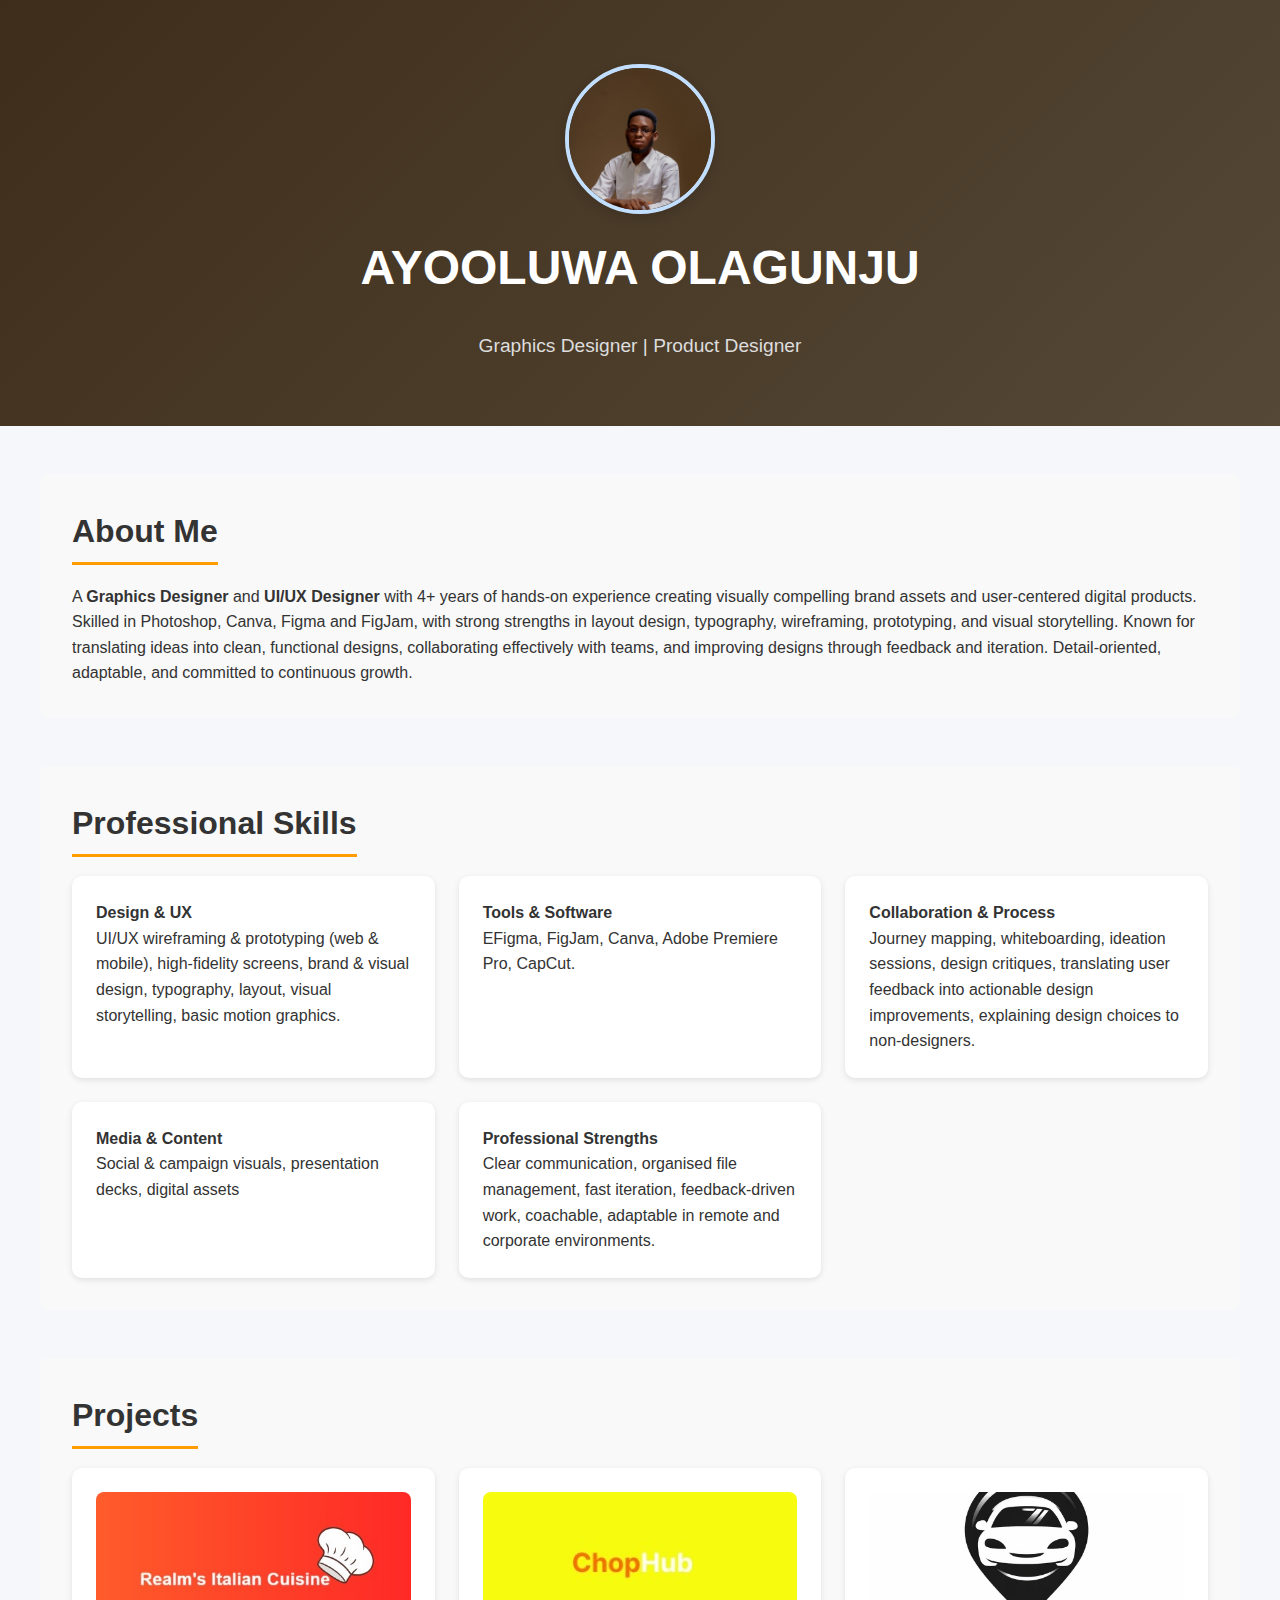
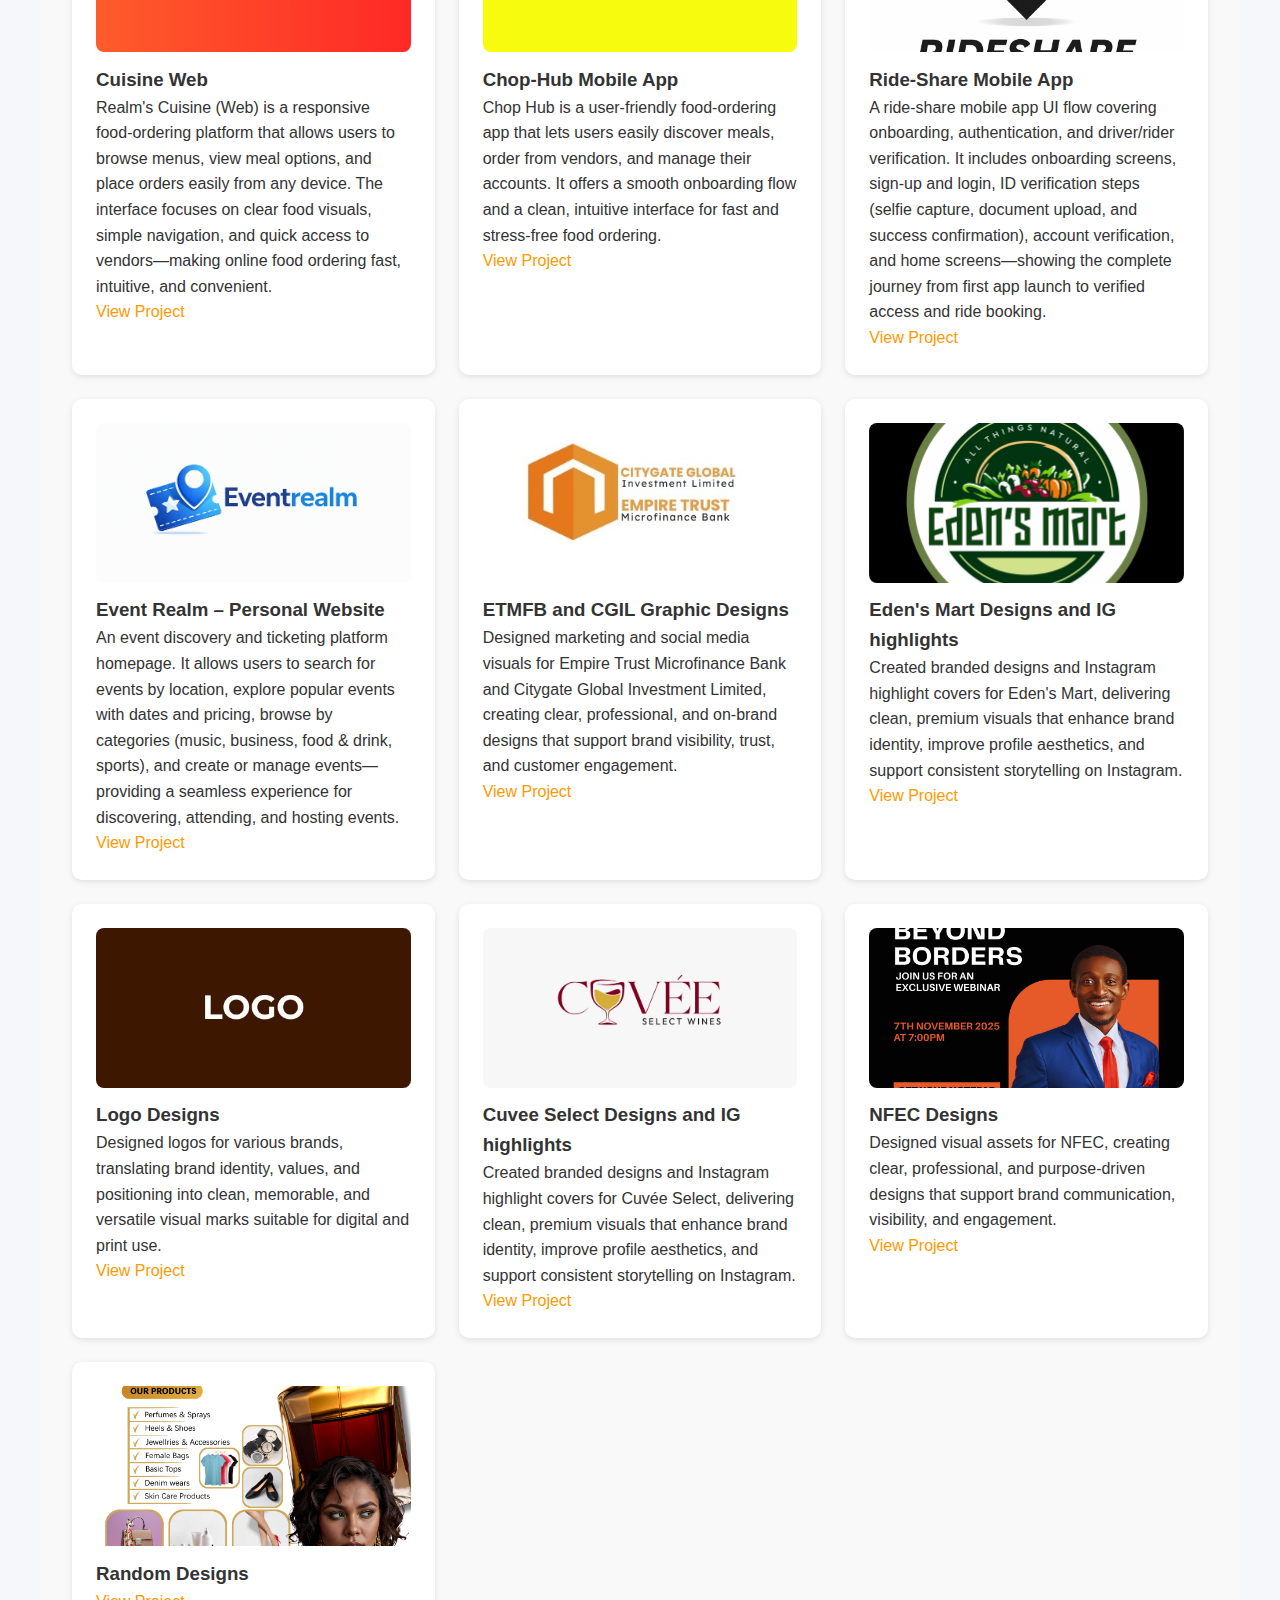
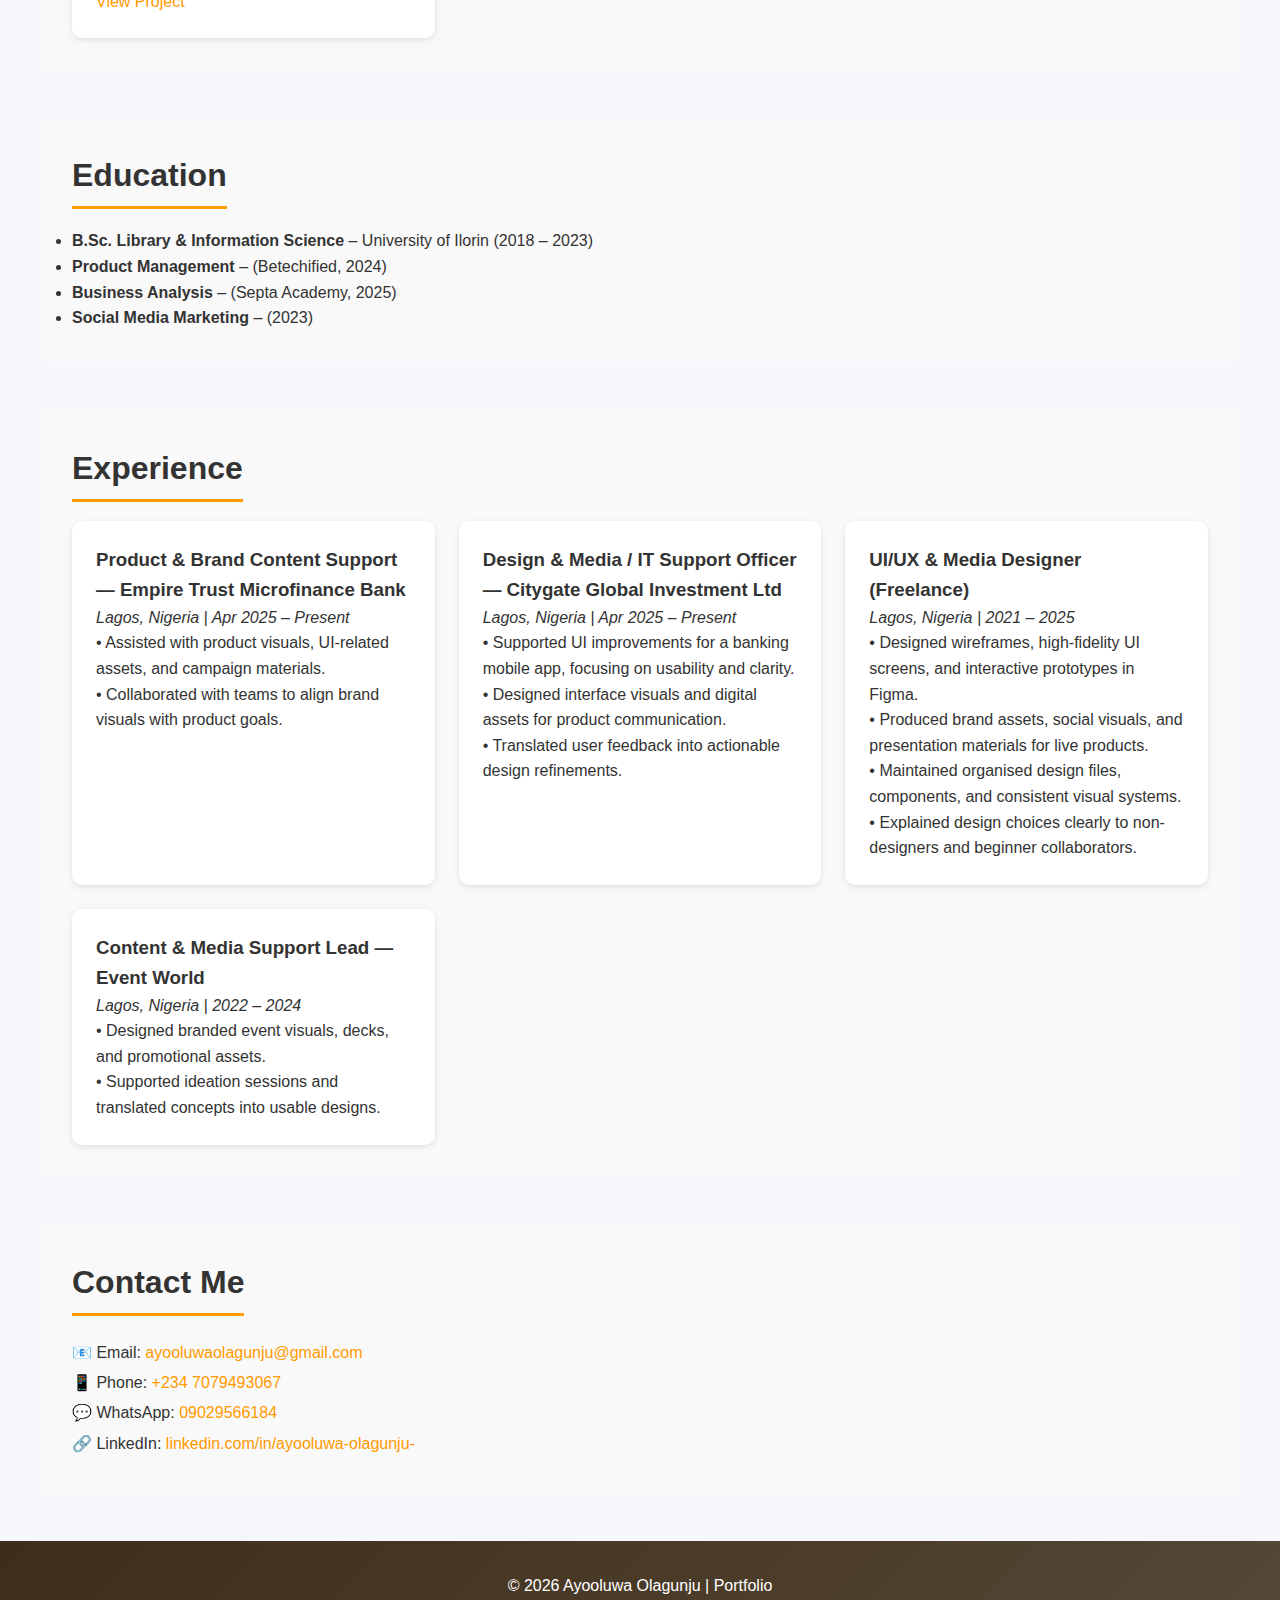
<file: index.html>
<!DOCTYPE html>
<html lang="en">
<head>
  <meta charset="UTF-8" />
  <meta name="viewport" content="width=device-width, initial-scale=1.0"/>
  <title>Ayooluwa Olagunju | Portfolio</title>
  <link rel="stylesheet" href="style.css" />
</head>
<body>
  <!-- ---------- Header / Hero ---------- -->
  <header class="hero">
    <div class="hero-content">
      <img src="RELAMSPP.jpeg" alt="Prince Isaac Adeneye" class="profile-pic">
      <h1>AYOOLUWA OLAGUNJU</h1>
      <p> Graphics Designer | Product Designer</p>
    </div>
  </header>

  <!-- ---------- About ---------- -->
  <section id="about">
    <h2>About Me</h2>
    <p>
      A <strong>Graphics Designer</strong> and <strong>UI/UX Designer</strong> with 4+ years of hands-on experience creating visually compelling brand assets and user-centered digital products. Skilled in Photoshop, Canva, Figma and FigJam, with strong strengths in layout design, typography, wireframing, prototyping, and visual storytelling. Known for translating ideas into clean, functional designs, collaborating effectively with teams, and improving designs through feedback and iteration. Detail-oriented, adaptable, and committed to continuous growth.
    </p>
  </section>

  <!-- ---------- Skills ---------- -->
  <section id="skills">
    <h2>Professional Skills</h2>
    <div class="skills">
      <div class="card"><strong>Design & UX</strong><br/>UI/UX wireframing & prototyping (web & mobile), high-fidelity screens, brand & visual design, typography, layout, visual storytelling, basic motion graphics.</div>
      <div class="card"><strong>Tools & Software</strong><br/>EFigma, FigJam, Canva, Adobe Premiere Pro, CapCut.</div>
      <div class="card"><strong>Collaboration & Process</strong><br/>Journey mapping, whiteboarding, ideation sessions, design critiques, translating user feedback into actionable design improvements, explaining design choices to non-designers.</div>
      <div class="card"><strong>Media & Content</strong><br/>Social & campaign visuals, presentation decks, digital assets</div>
      <div class="card"><strong>Professional Strengths</strong><br/>Clear communication, organised file management, fast iteration, feedback-driven work, coachable, adaptable in remote and corporate environments.</div>
    </div>
  </section>

  <!-- ---------- Projects ---------- -->
  <section id="projects">
    <h2>Projects</h2>
    <div class="projects">
      <div class="card">
        <div class="project-img">
          <img src="Realmsitaliancuisine.jpeg" alt="Cuisine Web Preview">
        </div>
        <h3>Cuisine Web</h3>
        <p>
          Realm's Cuisine (Web) is a responsive food-ordering platform that allows users to browse menus, view meal options, and place orders easily from any device. The interface focuses on clear food visuals, simple navigation, and quick access to vendors—making online food ordering fast, intuitive, and convenient.
        </p>
        <p><a href="cuisineweb.html">View Project</a></p>
      </div>

      <div class="card">
        <div class="project-img">
          <img src="ChophubDP.jpeg" alt="Chop-Hub Mobile App Preview">
        </div>
        <h3>Chop-Hub Mobile App</h3>
        <p>
          Chop Hub is a user-friendly food-ordering app that lets users easily discover meals, order from vendors, and manage their accounts. It offers a smooth onboarding flow and a clean, intuitive interface for fast and stress-free food ordering.
        </p>
        <p><a href="chophub.html" >View Project</a></p>
      </div>
      
      <div class="card">
        <div class="project-img">
          <img src="RideshareDP.JPG" alt="Rideshare MobileApp Preview">
        </div>
        <h3>Ride-Share Mobile App </h3>
        <p>
          A ride-share mobile app UI flow covering onboarding, authentication, and driver/rider verification. It includes onboarding screens, sign-up and login, ID verification steps (selfie capture, document upload, and success confirmation), account verification, and home screens—showing the complete journey from first app launch to verified access and ride booking.
         </p>
        <p><a href="rideshare.html">View Project</a></p>
      </div>
      
      <div class="card">
        <div class="project-img">
          <img src="EventrealmDP.jpeg" alt="Event-Realm Website Preview">
        </div>
        <h3>Event Realm – Personal Website</h3>
        <p>
          An event discovery and ticketing platform homepage. It allows users to search for events by location, explore popular events with dates and pricing, browse by categories (music, business, food & drink, sports), and create or manage events—providing a seamless experience for discovering, attending, and hosting events.
        </p>
        <p><a href="eventrealm.html">View Project</a></p>
      </div>

      <div class="card">
        <div class="project-img">
          <img src="ETMFB-and-CGILDP.jpeg" alt="GD Preview">
        </div>
        <h3>ETMFB and CGIL Graphic Designs</h3>
        <p>
          Designed marketing and social media visuals for Empire Trust Microfinance Bank and Citygate Global Investment Limited, creating clear, professional, and on-brand designs that support brand visibility, trust, and customer engagement.
        </p>
        <p><a href="etmfbandcgil.html">View Project</a></p>
      </div>

      <div class="card">
        <div class="project-img">
          <img src="EdensMartDP.JPG" alt="logo Preview">
        </div>
        <h3>Eden's Mart Designs and IG highlights</h3>
        <p>
          Created branded designs and Instagram highlight covers for Eden's Mart, delivering clean, premium visuals that enhance brand identity, improve profile aesthetics, and support consistent storytelling on Instagram.
        </p>
        <p><a href="edensmart.html">View Project</a></p>
      </div>

      <div class="card">
        <div class="project-img">
          <img src="LogoDP.JPG" alt="logo Preview">
        </div>
        <h3>Logo Designs</h3>
        <p>
          Designed logos for various brands, translating brand identity, values, and positioning into clean, memorable, and versatile visual marks suitable for digital and print use.
        </p>
        <p><a href="logo.html">View Project</a></p>
      </div>
      
      <div class="card">
        <div class="project-img">
          <img src="CuveeDP.JPG" alt="logo Preview">
        </div>
        <h3>Cuvee Select Designs and IG highlights</h3>
        <p>
          Created branded designs and Instagram highlight covers for Cuvée Select, delivering clean, premium visuals that enhance brand identity, improve profile aesthetics, and support consistent storytelling on Instagram.
        </p>
        <p><a href="cuveeselect.html">View Project</a></p>
      </div>

      <div class="card">
        <div class="project-img">
          <img src="NFEC/1.png" alt="logo Preview">
        </div>
        <h3>NFEC Designs</h3>
        <p>
          Designed visual assets for NFEC, creating clear, professional, and purpose-driven designs that support brand communication, visibility, and engagement.
        </p>
        <p><a href="nfec.html">View Project</a></p>
      </div>

      <div class="card">
        <div class="project-img">
          <img src="Ramdoms/random3.png" alt="logo Preview">
        </div>
        <h3>Random Designs</h3>
        <p>
         
        </p>
        <p><a href="random.html">View Project</a></p>
      </div>
    
  </section>

  <!-- ---------- Education ---------- -->
  <section id="education">
    <h2>Education</h2>
    <ul>
      <li><strong>B.Sc. Library & Information Science</strong> – University of Ilorin (2018 – 2023)</li>
      <li><strong>Product Management </strong> – (Betechified, 2024)</li>
      <li><strong>Business Analysis  </strong> – (Septa Academy, 2025)</li>
      <li><strong>Social Media Marketing </strong> – (2023)</li>
    </ul>
  </section>

  <!-- ---------- Experience ---------- -->
  <section id="experience">
    <h2>Experience</h2>
    <div class="projects">
      <div class="card">
        <h3>Product & Brand Content Support — Empire Trust Microfinance Bank</h3>
        <p><em>Lagos, Nigeria | Apr 2025 – Present </em></p>
        <p>•⁠   ⁠Assisted with product visuals, UI-related assets, and campaign materials.</p>
        <p> •⁠ ⁠Collaborated with teams to align brand visuals with product goals.</p>
          </p>
      </div>

      <div class="card">
        <h3>Design & Media / IT Support Officer — Citygate Global Investment Ltd </h3>
        <p><em>Lagos, Nigeria | Apr 2025 – Present </em></p>
        <p>•⁠ Supported UI improvements for a banking mobile app, focusing on usability and clarity.</p>
        <p> •⁠ Designed interface visuals and digital assets for product communication.</p>
          <p> •⁠  Translated user feedback into actionable design refinements.</p>
          </p>
      </div>

      <div class="card">
        <h3>UI/UX & Media Designer (Freelance) </h3>
        <p><em>Lagos, Nigeria | 2021 – 2025</em></p>
        <p>•⁠ ⁠Designed wireframes, high-fidelity UI screens, and interactive prototypes in Figma.</p>
        <p> •⁠  ⁠Produced brand assets, social visuals, and presentation materials for live products.</p>
          <p> •⁠  ⁠Maintained organised design files, components, and consistent visual systems.</p>
            <p> •⁠  ⁠Explained design choices clearly to non-designers and beginner collaborators.</p>
          </p>
      </div>

      <div class="card">
        <h3>Content & Media Support Lead — Event World</h3>
        <p><em>Lagos, Nigeria | 2022 – 2024</em></p>
        <p>•⁠ Designed branded event visuals, decks, and promotional assets.</p>
        <p> •⁠ Supported ideation sessions and translated concepts into usable designs.</p>
          </p>
      </div>
    </div>
  </section>

  <!-- ---------- Contact ---------- -->
  <section id="contact">
    <h2>Contact Me</h2>
    <div class="contact-info">
      <p>📧 Email: <a href="mailto:adeneyeprince262@gmail.com">ayooluwaolagunju@gmail.com</a></p>
      <p>📱 Phone: <a href="tel:+2347044439022">+234 7079493067</a></p>
      <p>💬 WhatsApp: <a href="https://wa.me/2349029566184"> 09029566184 </a></p>
      <p>🔗 LinkedIn: <a href="https://www.linkedin.com/in/ayooluwa-olagunju-6885841b7/">linkedin.com/in/ayooluwa-olagunju-</a></p>
    </div>
  </section>

  <!-- ---------- Footer ---------- -->
  <footer>
    <p>© 2026 Ayooluwa Olagunju | Portfolio</p>
  </footer>
</body>
</html>
</file>
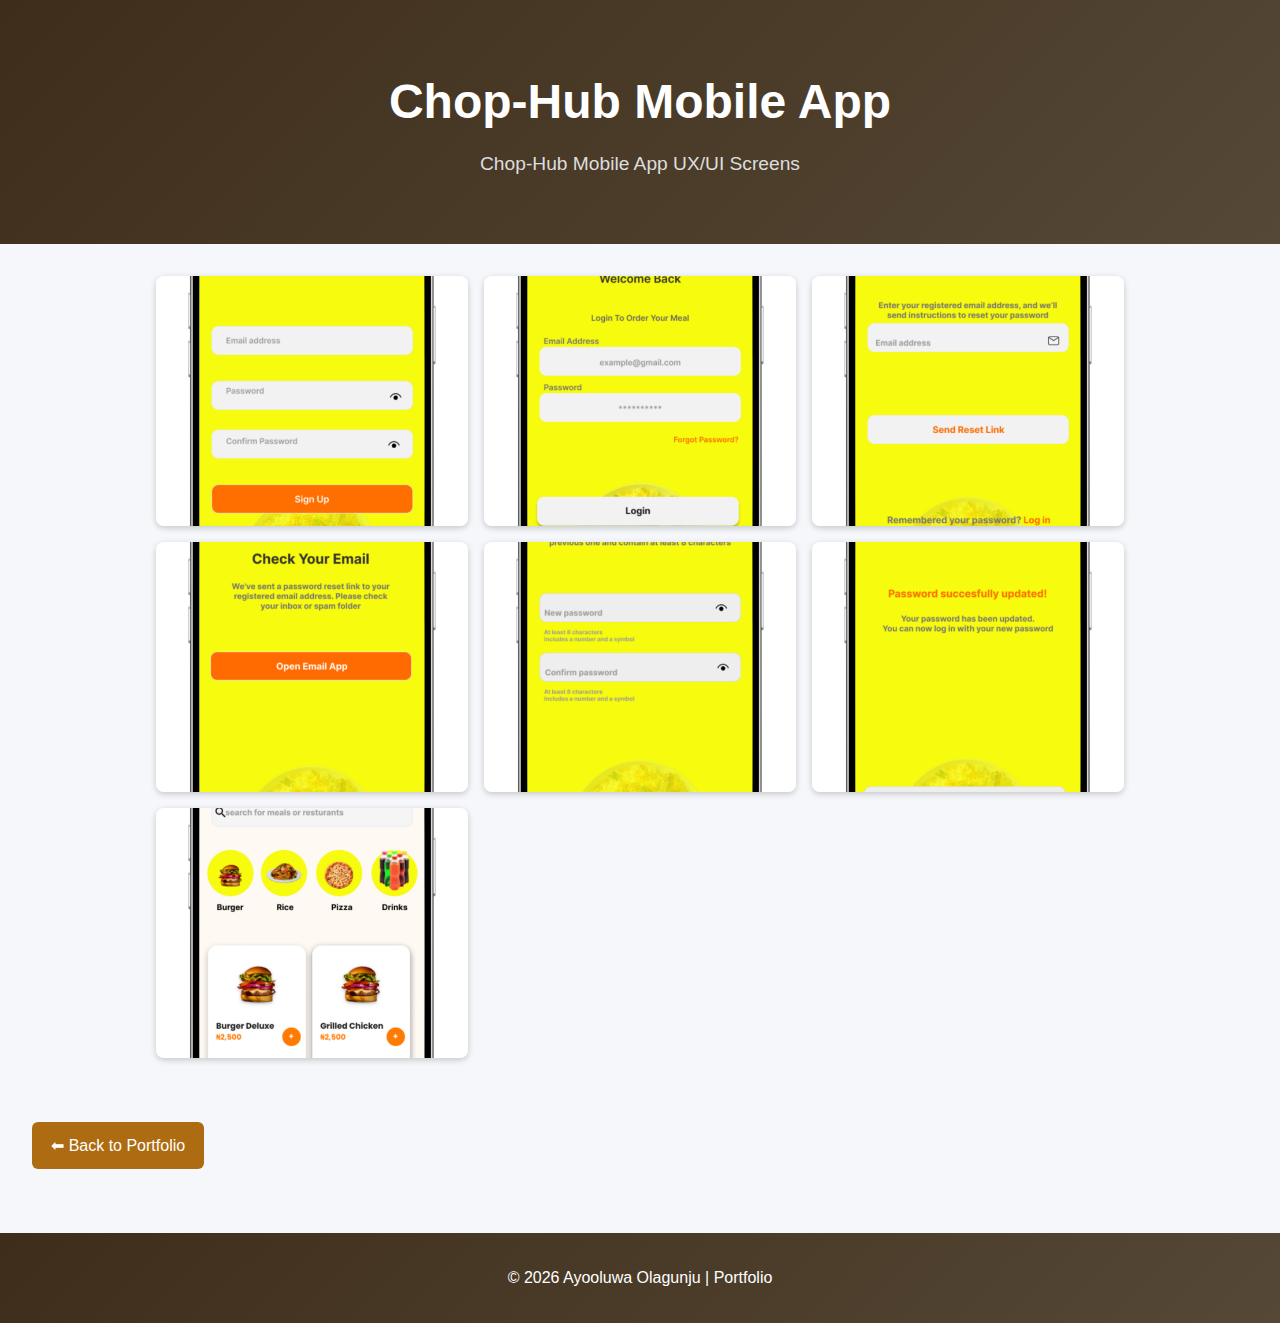
<file: chophub.html>
<!DOCTYPE html>
<html lang="en">
<head>
  <meta charset="UTF-8">
  <meta name="viewport" content="width=device-width, initial-scale=1.0">
  <title>Chop-Hub Mobile App – Portfolio</title>
  <link rel="stylesheet" href="style.css">
</head>
<body>
  <header>
    <h1>Chop-Hub Mobile App</h1>
    <p>Chop-Hub Mobile App UX/UI Screens</p>
  </header>

  <div class="Havencare-Gallery">
    <img src="Chop Hub presentation/1.png" alt="Cusineweb 1">
    <img src="Chop Hub presentation/2.png" alt="Cusineweb 2">
    <img src="Chop Hub presentation/3.png" alt="Cusineweb 3">
    <img src="Chop Hub presentation/4.png" alt="Cusineweb 4">
    <img src="Chop Hub presentation/5.png" alt="Cusineweb 4">
    <img src="Chop Hub presentation/6.png" alt="Cusineweb 4">
    <img src="Chop Hub presentation/7.png" alt="Cusineweb 4">
  </div>

  <!-- Lightbox container -->
  <div id="lightbox" class="lightbox">
    <span class="close">&times;</span>
    <span class="prev">&#10094;</span>
    <img class="lightbox-content" id="lightbox-img">
    <span class="next">&#10095;</span>
  </div>
  
  

  <a href="index.html" class="back-link">⬅ Back to Portfolio</a>

  <footer>
    <p>© 2026 Ayooluwa Olagunju | Portfolio</p>
  </footer>

  <script>
    const lightbox = document.getElementById("lightbox");
    const lightboxImg = document.getElementById("lightbox-img");
    const closeBtn = document.querySelector(".lightbox .close");
    const nextBtn = document.querySelector(".lightbox .next");
    const prevBtn = document.querySelector(".lightbox .prev");
    const galleryImages = document.querySelectorAll(".Havencare-Gallery img");

    let currentIndex = 0;

    // Open lightbox
    galleryImages.forEach((img, index) => {
      img.addEventListener("click", () => {
        lightbox.style.display = "flex";
        lightboxImg.src = img.src;
        currentIndex = index;
      });
    });

    // Close with X
    closeBtn.addEventListener("click", () => {
      lightbox.style.display = "none";
    });

    // Close when clicking outside image
    lightbox.addEventListener("click", (e) => {
      if (e.target === lightbox) {
        lightbox.style.display = "none";
      }
    });

    // Next button
    nextBtn.addEventListener("click", () => {
      currentIndex = (currentIndex + 1) % galleryImages.length;
      lightboxImg.src = galleryImages[currentIndex].src;
    });

    // Prev button
    prevBtn.addEventListener("click", () => {
      currentIndex = (currentIndex - 1 + galleryImages.length) % galleryImages.length;
      lightboxImg.src = galleryImages[currentIndex].src;
    });

    // Keyboard controls
    document.addEventListener("keydown", (e) => {
      if (lightbox.style.display === "flex") {
        if (e.key === "ArrowRight") {
          nextBtn.click();
        } else if (e.key === "ArrowLeft") {
          prevBtn.click();
        } else if (e.key === "Escape") {
          closeBtn.click();
        }
      }
    });
  </script>
</body>
</html>
</file>
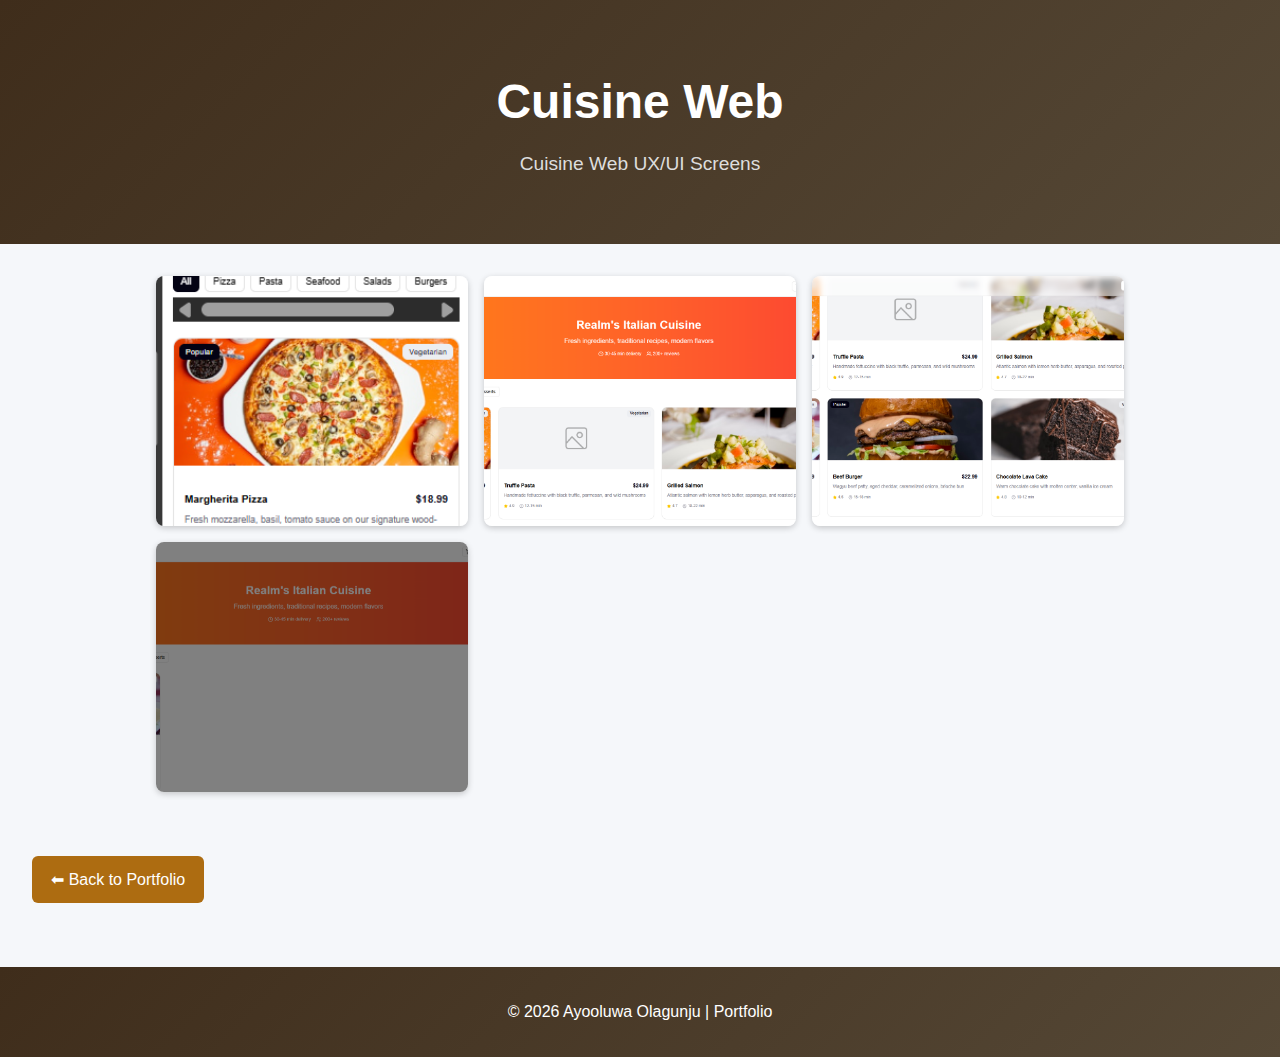
<file: cuisineweb.html>
<!DOCTYPE html>
<html lang="en">
<head>
  <meta charset="UTF-8">
  <meta name="viewport" content="width=device-width, initial-scale=1.0">
  <title>Cuisine Web – Portfolio</title>
  <link rel="stylesheet" href="style.css">
</head>
<body>
  <header>
    <h1>Cuisine Web</h1>
    <p>Cuisine Web UX/UI Screens</p>
  </header>

  <div class="Havencare-Gallery">
    <img src="CUISINE WEB/Screenshot 2026-01-31 162329.png" alt="Cusineweb 1">
    <img src="CUISINE WEB/Screenshot 2026-01-31 163111.png" alt="Cusineweb 2">
    <img src="CUISINE WEB/Screenshot 2026-01-31 163125.png" alt="Cusineweb 3">
    <img src="CUISINE WEB/Screenshot 2026-01-31 163157.png" alt="Cusineweb 4">

  </div>

  <!-- Lightbox container -->
  <div id="lightbox" class="lightbox">
    <span class="close">&times;</span>
    <span class="prev">&#10094;</span>
    <img class="lightbox-content" id="lightbox-img">
    <span class="next">&#10095;</span>
  </div>
  
  

  <a href="index.html" class="back-link">⬅ Back to Portfolio</a>

  <footer>
    <p>© 2026 Ayooluwa Olagunju | Portfolio</p>
  </footer>

  <script>
    const lightbox = document.getElementById("lightbox");
    const lightboxImg = document.getElementById("lightbox-img");
    const closeBtn = document.querySelector(".lightbox .close");
    const nextBtn = document.querySelector(".lightbox .next");
    const prevBtn = document.querySelector(".lightbox .prev");
    const galleryImages = document.querySelectorAll(".Havencare-Gallery img");

    let currentIndex = 0;

    // Open lightbox
    galleryImages.forEach((img, index) => {
      img.addEventListener("click", () => {
        lightbox.style.display = "flex";
        lightboxImg.src = img.src;
        currentIndex = index;
      });
    });

    // Close with X
    closeBtn.addEventListener("click", () => {
      lightbox.style.display = "none";
    });

    // Close when clicking outside image
    lightbox.addEventListener("click", (e) => {
      if (e.target === lightbox) {
        lightbox.style.display = "none";
      }
    });

    // Next button
    nextBtn.addEventListener("click", () => {
      currentIndex = (currentIndex + 1) % galleryImages.length;
      lightboxImg.src = galleryImages[currentIndex].src;
    });

    // Prev button
    prevBtn.addEventListener("click", () => {
      currentIndex = (currentIndex - 1 + galleryImages.length) % galleryImages.length;
      lightboxImg.src = galleryImages[currentIndex].src;
    });

    // Keyboard controls
    document.addEventListener("keydown", (e) => {
      if (lightbox.style.display === "flex") {
        if (e.key === "ArrowRight") {
          nextBtn.click();
        } else if (e.key === "ArrowLeft") {
          prevBtn.click();
        } else if (e.key === "Escape") {
          closeBtn.click();
        }
      }
    });
  </script>
</body>
</html>
</file>
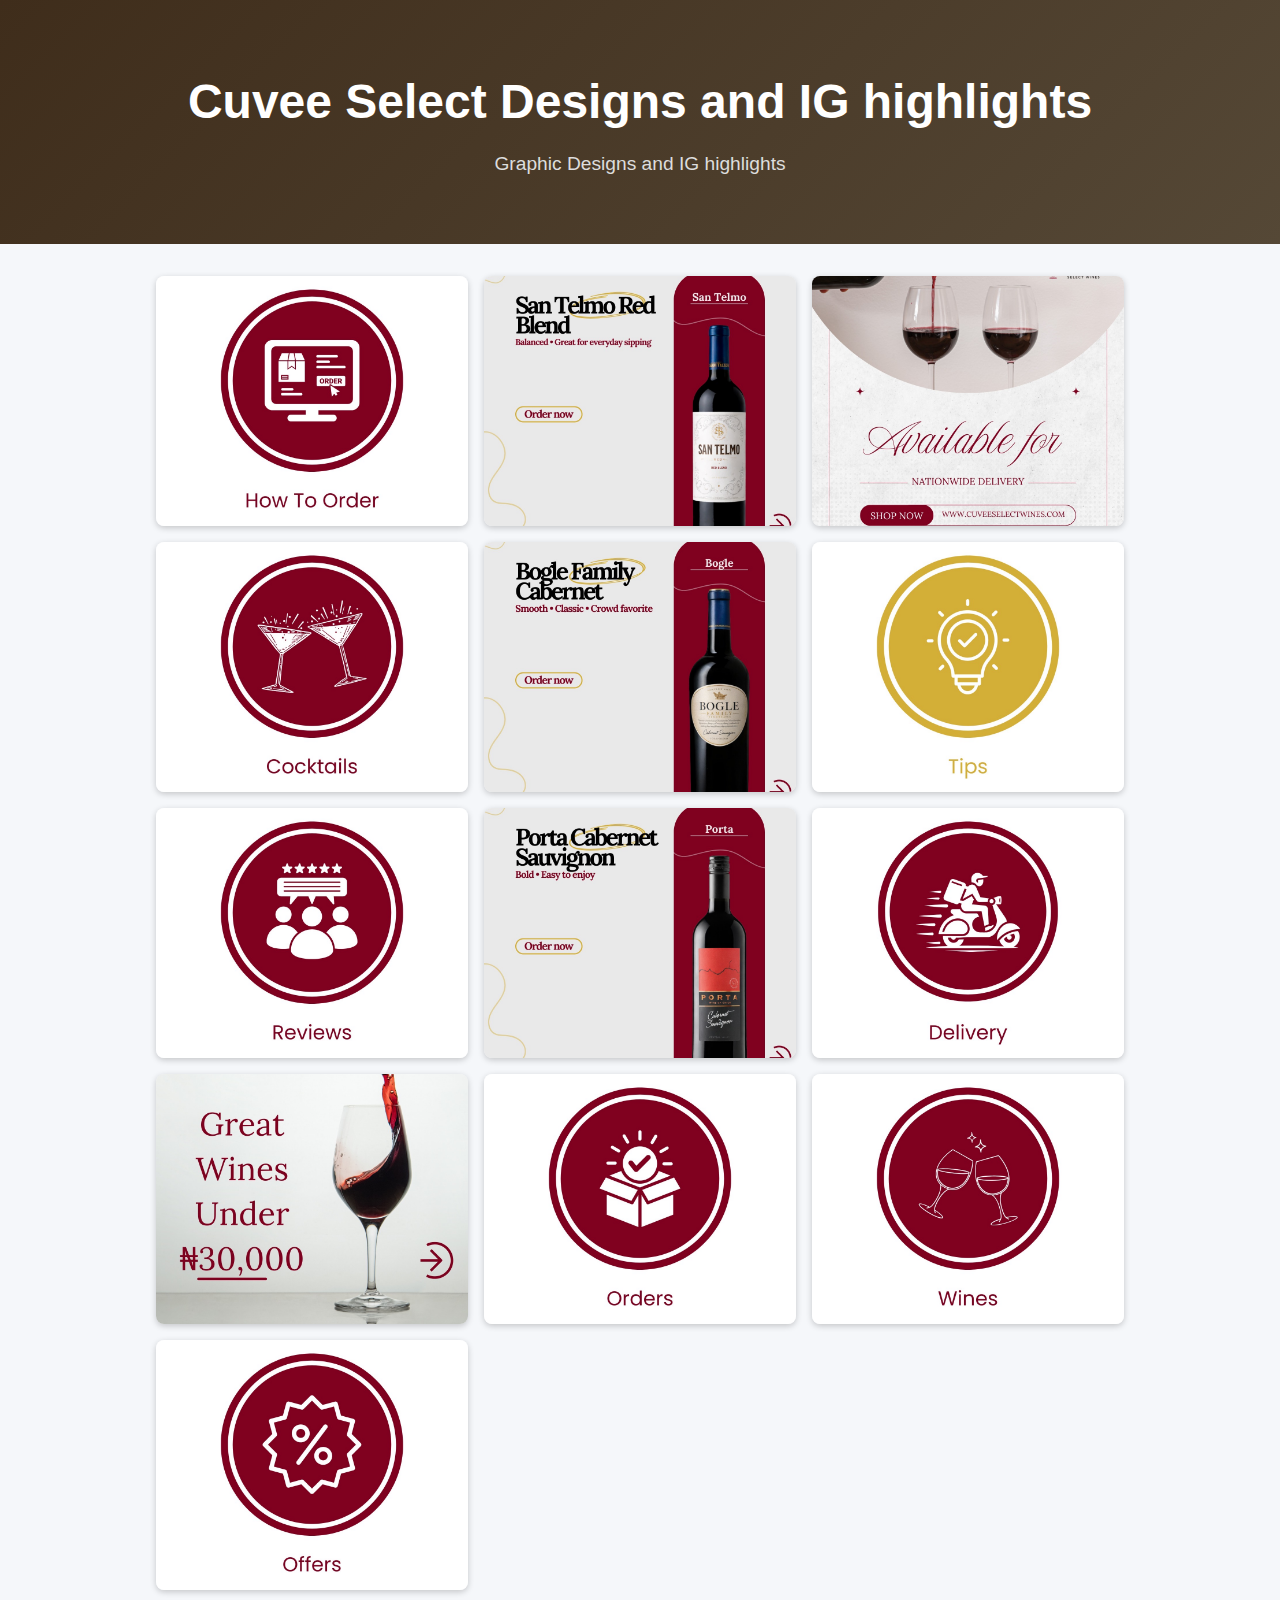
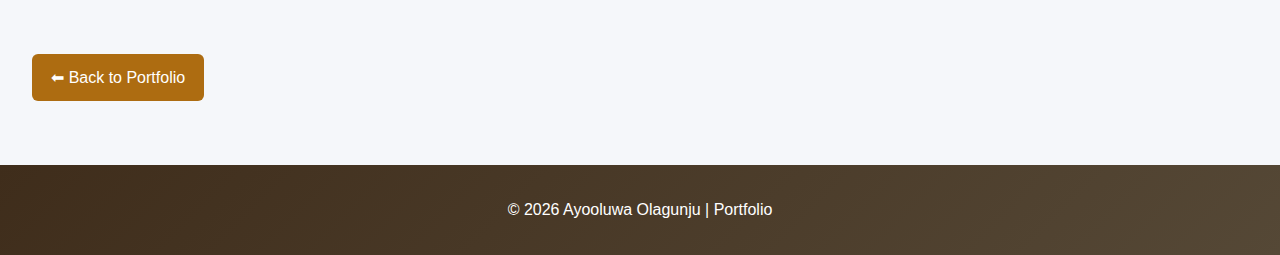
<file: cuveeselect.html>
<!DOCTYPE html>
<html lang="en">
<head>
  <meta charset="UTF-8">
  <meta name="viewport" content="width=device-width, initial-scale=1.0">
  <title>Cuvee Select Designs and IG highlights< – Portfolio</title>
  <link rel="stylesheet" href="style.css">
</head>
<body>
  <header>
    <h1>Cuvee Select Designs and IG highlights</h1>
    <p> Graphic Designs and IG highlights</p>
  </header>

  <div class="Havencare-Gallery">
    <img src="Cuvee-Select/Cuvee1.JPG" alt="EventRealm 1">
    <img src="Cuvee-Select/Cuvee2.JPG" alt="EventRealm 1">
    <img src="Cuvee-Select/Cuvee3.JPG" alt="EventRealm 1">
    <img src="Cuvee-Select/Cuvee4.JPG" alt="EventRealm 1">
    <img src="Cuvee-Select/Cuvee5.JPG" alt="EventRealm 1">
    <img src="Cuvee-Select/Cuvee6.JPG" alt="EventRealm 1">
    <img src="Cuvee-Select/Cuvee7.JPG" alt="EventRealm 1">
    <img src="Cuvee-Select/Cuvee8.JPG" alt="EventRealm 1">
    <img src="Cuvee-Select/Cuvee9.JPG" alt="EventRealm 1">
    <img src="Cuvee-Select/Cuvee10.JPG" alt="EventRealm 1">
    <img src="Cuvee-Select/Cuvee11.JPG" alt="EventRealm 1">
    <img src="Cuvee-Select/Cuvee12.JPG" alt="EventRealm 1">
    <img src="Cuvee-Select/Cuvee13.JPG" alt="EventRealm 1">

  </div>

  <!-- Lightbox container -->
  <div id="lightbox" class="lightbox">
    <span class="close">&times;</span>
    <span class="prev">&#10094;</span>
    <img class="lightbox-content" id="lightbox-img">
    <span class="next">&#10095;</span>
  </div>
  
  

  <a href="index.html" class="back-link">⬅ Back to Portfolio</a>

  <footer>
    <p>© 2026 Ayooluwa Olagunju | Portfolio</p>
  </footer>

  <script>
    const lightbox = document.getElementById("lightbox");
    const lightboxImg = document.getElementById("lightbox-img");
    const closeBtn = document.querySelector(".lightbox .close");
    const nextBtn = document.querySelector(".lightbox .next");
    const prevBtn = document.querySelector(".lightbox .prev");
    const galleryImages = document.querySelectorAll(".Havencare-Gallery img");

    let currentIndex = 0;

    // Open lightbox
    galleryImages.forEach((img, index) => {
      img.addEventListener("click", () => {
        lightbox.style.display = "flex";
        lightboxImg.src = img.src;
        currentIndex = index;
      });
    });

    // Close with X
    closeBtn.addEventListener("click", () => {
      lightbox.style.display = "none";
    });

    // Close when clicking outside image
    lightbox.addEventListener("click", (e) => {
      if (e.target === lightbox) {
        lightbox.style.display = "none";
      }
    });

    // Next button
    nextBtn.addEventListener("click", () => {
      currentIndex = (currentIndex + 1) % galleryImages.length;
      lightboxImg.src = galleryImages[currentIndex].src;
    });

    // Prev button
    prevBtn.addEventListener("click", () => {
      currentIndex = (currentIndex - 1 + galleryImages.length) % galleryImages.length;
      lightboxImg.src = galleryImages[currentIndex].src;
    });

    // Keyboard controls
    document.addEventListener("keydown", (e) => {
      if (lightbox.style.display === "flex") {
        if (e.key === "ArrowRight") {
          nextBtn.click();
        } else if (e.key === "ArrowLeft") {
          prevBtn.click();
        } else if (e.key === "Escape") {
          closeBtn.click();
        }
      }
    });
  </script>
</body>
</html>
</file>
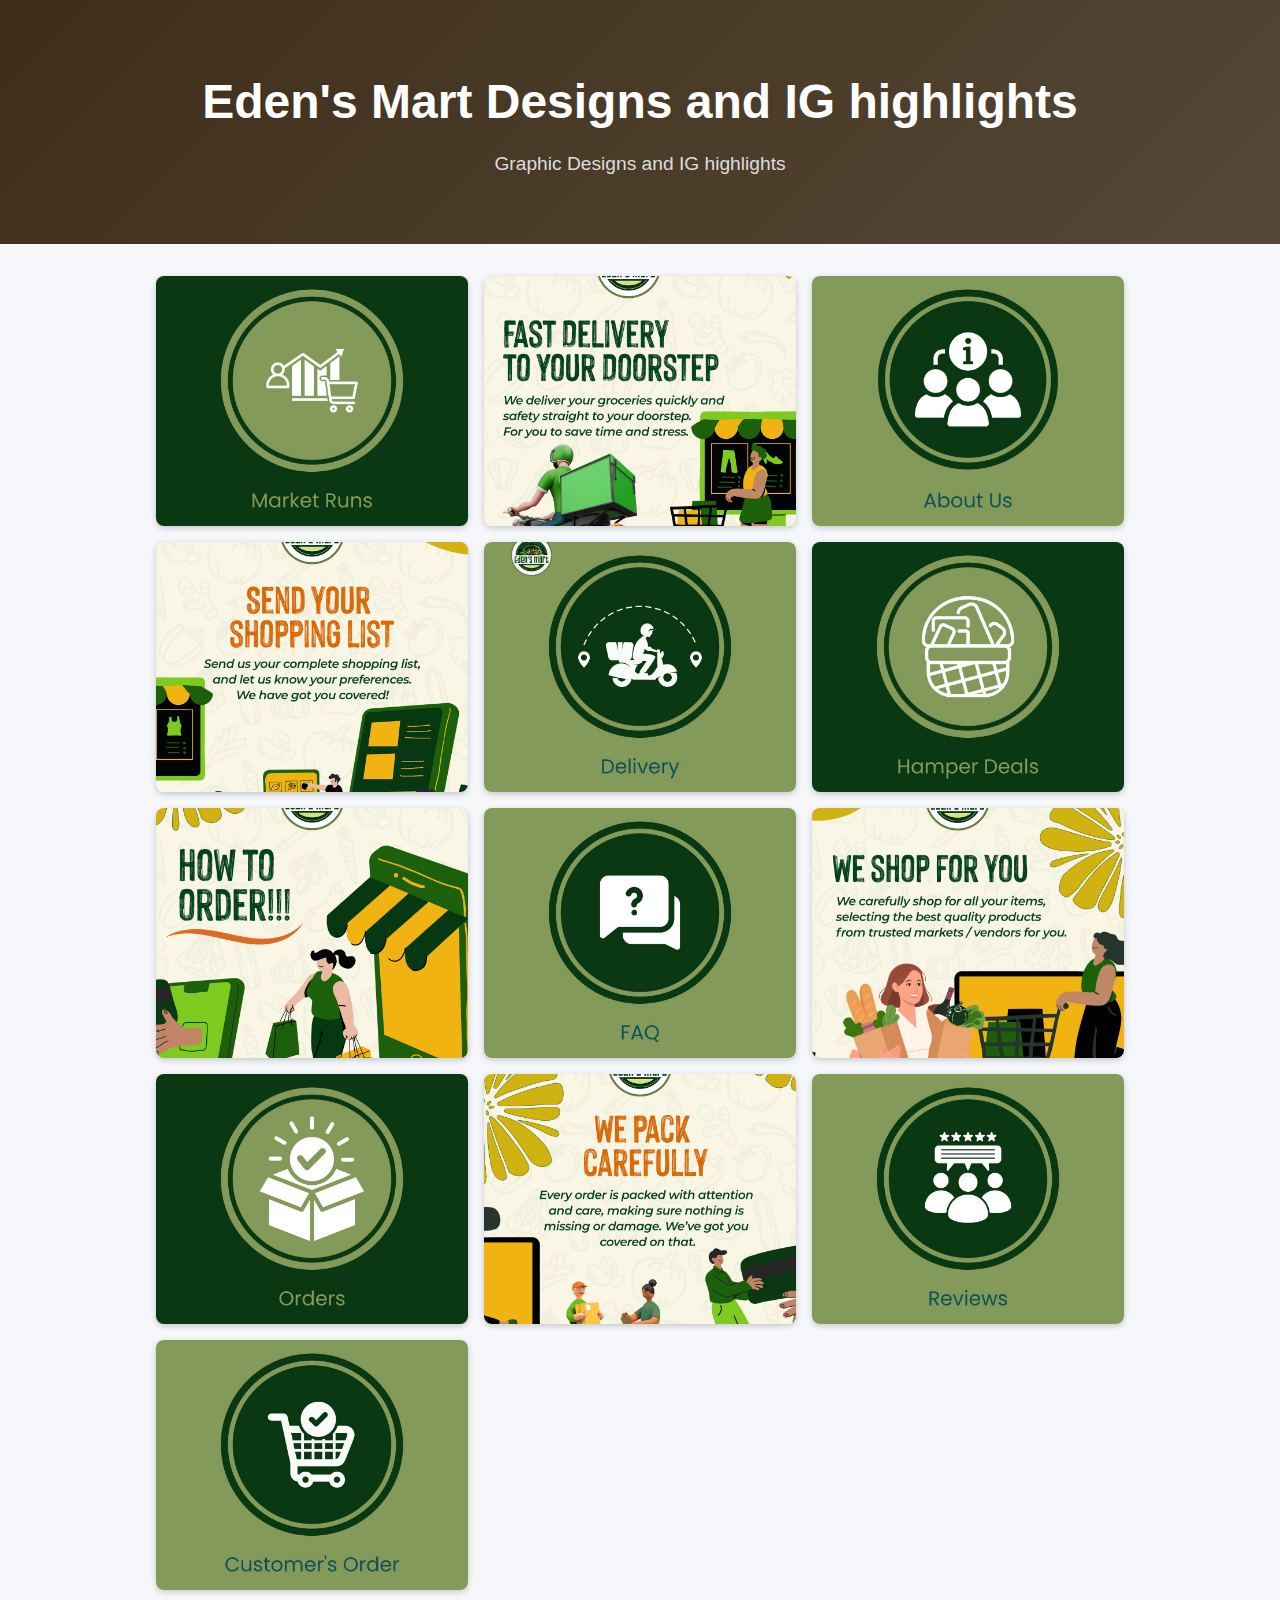
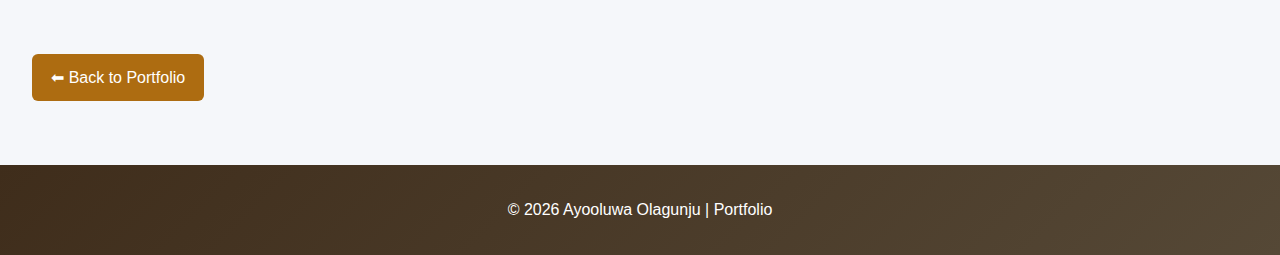
<file: edensmart.html>
<!DOCTYPE html>
<html lang="en">
<head>
  <meta charset="UTF-8">
  <meta name="viewport" content="width=device-width, initial-scale=1.0">
  <title>Eden's Mart Designs and IG highlights – Portfolio</title>
  <link rel="stylesheet" href="style.css">
</head>
<body>
  <header>
    <h1>Eden's Mart Designs and IG highlights</h1>
    <p>Graphic Designs and IG highlights</p>
  </header>

  <div class="Havencare-Gallery">
    <img src="Eden's-Mart/edensmart1.JPG" alt="EventRealm 1">
    <img src="Eden's-Mart/edensmart2.JPG" alt="EventRealm 1">
    <img src="Eden's-Mart/edensmart3.JPG" alt="EventRealm 1">
    <img src="Eden's-Mart/edensmart4.JPG" alt="EventRealm 1">
    <img src="Eden's-Mart/edensmart5.JPG" alt="EventRealm 1">
    <img src="Eden's-Mart/edensmart6.JPG" alt="EventRealm 1">
    <img src="Eden's-Mart/edensmart7.JPG" alt="EventRealm 1">
    <img src="Eden's-Mart/edensmart8.JPG" alt="EventRealm 1">
    <img src="Eden's-Mart/edensmart9.JPG" alt="EventRealm 1">
    <img src="Eden's-Mart/edensmart10.JPG" alt="EventRealm 1">
    <img src="Eden's-Mart/edensmart11.JPG" alt="EventRealm 1">
    <img src="Eden's-Mart/edensmart12.JPG" alt="EventRealm 1">
    <img src="Eden's-Mart/edensmart13.JPG" alt="EventRealm 1">

  </div>

  <!-- Lightbox container -->
  <div id="lightbox" class="lightbox">
    <span class="close">&times;</span>
    <span class="prev">&#10094;</span>
    <img class="lightbox-content" id="lightbox-img">
    <span class="next">&#10095;</span>
  </div>
  
  

  <a href="index.html" class="back-link">⬅ Back to Portfolio</a>

  <footer>
    <p>© 2026 Ayooluwa Olagunju | Portfolio</p>
  </footer>

  <script>
    const lightbox = document.getElementById("lightbox");
    const lightboxImg = document.getElementById("lightbox-img");
    const closeBtn = document.querySelector(".lightbox .close");
    const nextBtn = document.querySelector(".lightbox .next");
    const prevBtn = document.querySelector(".lightbox .prev");
    const galleryImages = document.querySelectorAll(".Havencare-Gallery img");

    let currentIndex = 0;

    // Open lightbox
    galleryImages.forEach((img, index) => {
      img.addEventListener("click", () => {
        lightbox.style.display = "flex";
        lightboxImg.src = img.src;
        currentIndex = index;
      });
    });

    // Close with X
    closeBtn.addEventListener("click", () => {
      lightbox.style.display = "none";
    });

    // Close when clicking outside image
    lightbox.addEventListener("click", (e) => {
      if (e.target === lightbox) {
        lightbox.style.display = "none";
      }
    });

    // Next button
    nextBtn.addEventListener("click", () => {
      currentIndex = (currentIndex + 1) % galleryImages.length;
      lightboxImg.src = galleryImages[currentIndex].src;
    });

    // Prev button
    prevBtn.addEventListener("click", () => {
      currentIndex = (currentIndex - 1 + galleryImages.length) % galleryImages.length;
      lightboxImg.src = galleryImages[currentIndex].src;
    });

    // Keyboard controls
    document.addEventListener("keydown", (e) => {
      if (lightbox.style.display === "flex") {
        if (e.key === "ArrowRight") {
          nextBtn.click();
        } else if (e.key === "ArrowLeft") {
          prevBtn.click();
        } else if (e.key === "Escape") {
          closeBtn.click();
        }
      }
    });
  </script>
</body>
</html>
</file>
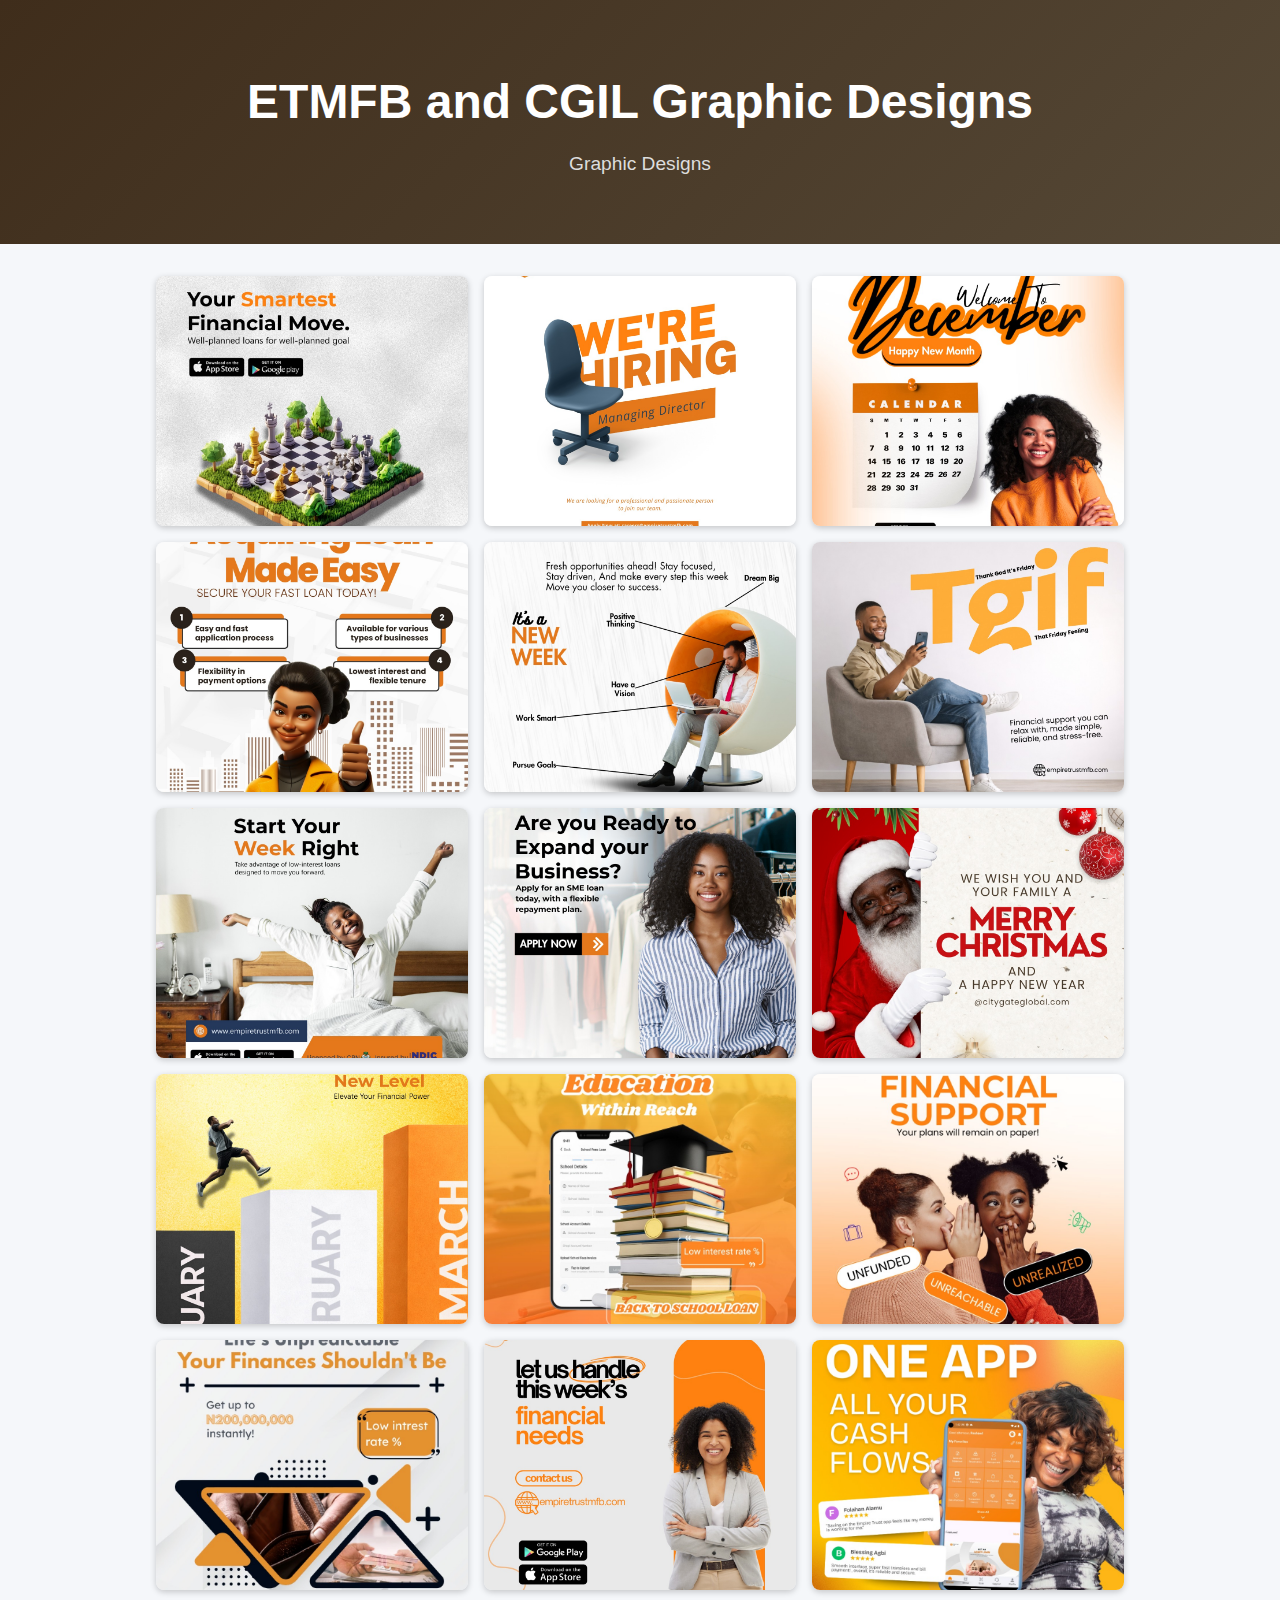
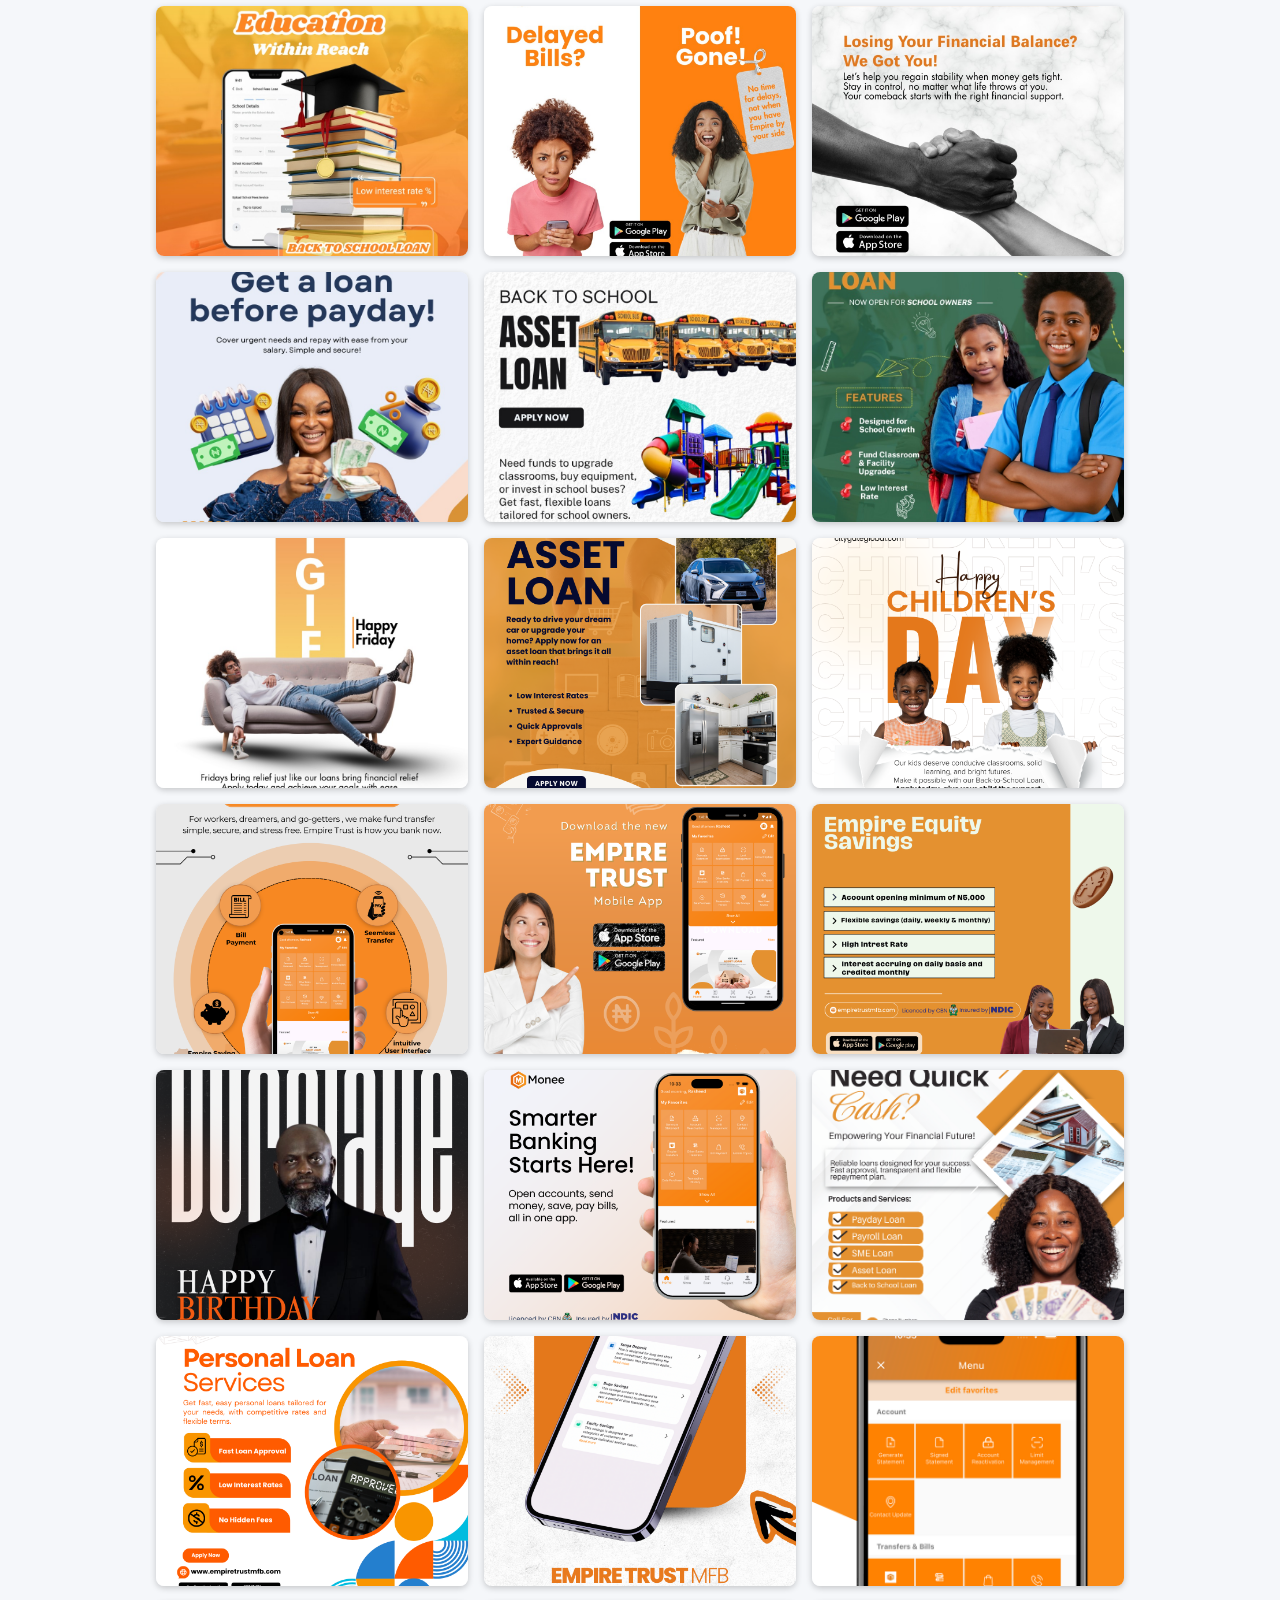
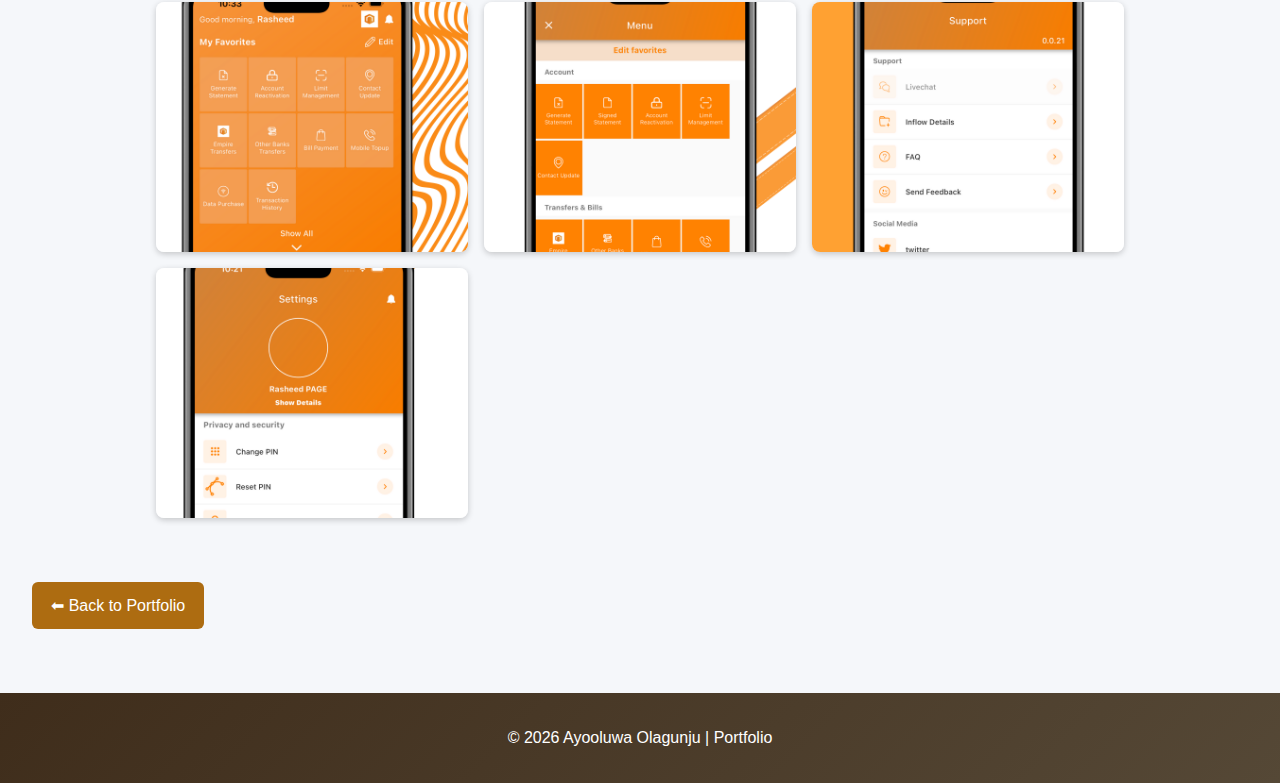
<file: etmfbandcgil.html>
<!DOCTYPE html>
<html lang="en">
<head>
  <meta charset="UTF-8">
  <meta name="viewport" content="width=device-width, initial-scale=1.0">
  <title>ETMFB and CGIL Graphic Designs| Portfolio</title>
  <link rel="stylesheet" href="style.css">
</head>
<body>
  <header>
    <h1> ETMFB and CGIL Graphic Designs</h1>
    <p>Graphic Designs</p>
  </header>

  <!-- Gallery -->
  <div class="gallery">
      <img src="EmpireandCitygate/WhatsApp Image 2026-01-31 at 5.06.51 pm.jpeg" alt="rideshare 1">
      <img src="EmpireandCitygate/WhatsApp Image 2026-01-31 at 5.06.52 pm.jpeg" alt="rideshare 2">
      <img src="EmpireandCitygate/WhatsApp Image 2026-01-31 at 5.06.53 pm (1).jpeg" alt="rideshare 1">
      <img src="EmpireandCitygate/WhatsApp Image 2026-01-31 at 5.06.53 pm (2).jpeg" alt="rideshare 1">
      <img src="EmpireandCitygate/WhatsApp Image 2026-01-31 at 5.06.53 pm.jpeg" alt="rideshare 1">
      <img src="EmpireandCitygate/WhatsApp Image 2026-01-31 at 5.06.54 pm (1).jpeg" alt="rideshare 1">
      <img src="EmpireandCitygate/WhatsApp Image 2026-01-31 at 5.06.54 pm (2).jpeg" alt="rideshare 1">
      <img src="EmpireandCitygate/WhatsApp Image 2026-01-31 at 5.06.54 pm (3).jpeg" alt="rideshare 1">
      <img src="EmpireandCitygate/WhatsApp Image 2026-01-31 at 5.06.54 pm.jpeg" alt="rideshare 1">
      <img src="EmpireandCitygate/last1.jpeg" alt="rideshare 1">
      <img src="EmpireandCitygate/0df88063-37d0-41ad-a7cf-f3a6380a56fc.JPG" alt="rideshare 1">
      <img src="EmpireandCitygate/3724e47f-0736-4491-9fce-364ec8ab1ce9.JPG" alt="rideshare 1">
      <img src="EmpireandCitygate/adb1bba7-4995-4813-aae1-041e7548fcad.JPG" alt="rideshare 1">
      <img src="EmpireandCitygate/Empire1.JPG" alt="rideshare 1">
      <img src="EmpireandCitygate/Empire2.JPG" alt="rideshare 1">
      <img src="EmpireandCitygate/Empire4.JPG" alt="rideshare 1">
      <img src="EmpireandCitygate/Empire5.JPG" alt="rideshare 1">
      <img src="EmpireandCitygate/Empire6.JPG" alt="rideshare 1">
      <img src="EmpireandCitygate/Empire7.JPG" alt="rideshare 1">
      <img src="EmpireandCitygate/Empire8.JPG" alt="rideshare 1">
      <img src="EmpireandCitygate/Empire9.JPG" alt="rideshare 1">
      <img src="EmpireandCitygate/Empire10.JPG" alt="rideshare 1">
      <img src="EmpireandCitygate/Empire11.png" alt="rideshare 1">
      <img src="EmpireandCitygate/Empire12.png" alt="rideshare 1">
      <img src="EmpireandCitygate/Empire13.png" alt="rideshare 1">
      <img src="EmpireandCitygate/Empire14.png" alt="rideshare 1">
      <img src="EmpireandCitygate/Empire15.png" alt="rideshare 1">
      <img src="EmpireandCitygate/Empire16.png" alt="rideshare 1">
      <img src="EmpireandCitygate/Empire17.png" alt="rideshare 1">
      <img src="EmpireandCitygate/Empire18.png" alt="rideshare 1">
      <img src="EmpireandCitygate/Empire19.png" alt="rideshare 1">
      <img src="EmpireandCitygate/Empire20.png" alt="rideshare 1">
      <img src="EmpireandCitygate/1.png" alt="rideshare 1">
      <img src="EmpireandCitygate/2.png" alt="rideshare 1">
      <img src="EmpireandCitygate/3.png" alt="rideshare 1">
      <img src="EmpireandCitygate/4.png" alt="rideshare 1">
      <img src="EmpireandCitygate/5.png" alt="rideshare 1">
  
  </div>

  <!-- Lightbox -->
  <div id="lightbox" class="lightbox">
    <span class="close">&times;</span>
    <span class="prev">&#10094;</span>
    <img class="lightbox-content" id="lightbox-img">
    <span class="next">&#10095;</span>
  </div>

  <a href="index.html" class="back-link">⬅ Back to Portfolio</a>

  <footer>
    <p>© 2026 Ayooluwa Olagunju | Portfolio</p>
  </footer>

  <script>
    const lightbox = document.getElementById("lightbox");
    const lightboxImg = document.getElementById("lightbox-img");
    const closeBtn = document.querySelector(".lightbox .close");
    const nextBtn = document.querySelector(".lightbox .next");
    const prevBtn = document.querySelector(".lightbox .prev");
    const galleryImages = document.querySelectorAll(".gallery img");

    let currentIndex = 0;

    // Open lightbox
    galleryImages.forEach((img, index) => {
      img.addEventListener("click", () => {
        lightbox.style.display = "flex";
        lightboxImg.src = img.src;
        currentIndex = index;
      });
    });

    // Close
    closeBtn.addEventListener("click", () => {
      lightbox.style.display = "none";
    });

    // Background click
    lightbox.addEventListener("click", (e) => {
      if (e.target === lightbox) {
        lightbox.style.display = "none";
      }
    });

    // Next
    nextBtn.addEventListener("click", () => {
      currentIndex = (currentIndex + 1) % galleryImages.length;
      lightboxImg.src = galleryImages[currentIndex].src;
    });

    // Prev
    prevBtn.addEventListener("click", () => {
      currentIndex = (currentIndex - 1 + galleryImages.length) % galleryImages.length;
      lightboxImg.src = galleryImages[currentIndex].src;
    });

    // Keyboard controls
    document.addEventListener("keydown", (e) => {
      if (lightbox.style.display === "flex") {
        if (e.key === "ArrowRight") nextBtn.click();
        if (e.key === "ArrowLeft") prevBtn.click();
        if (e.key === "Escape") closeBtn.click();
      }
    });
  </script>
</body>
</html>
</file>
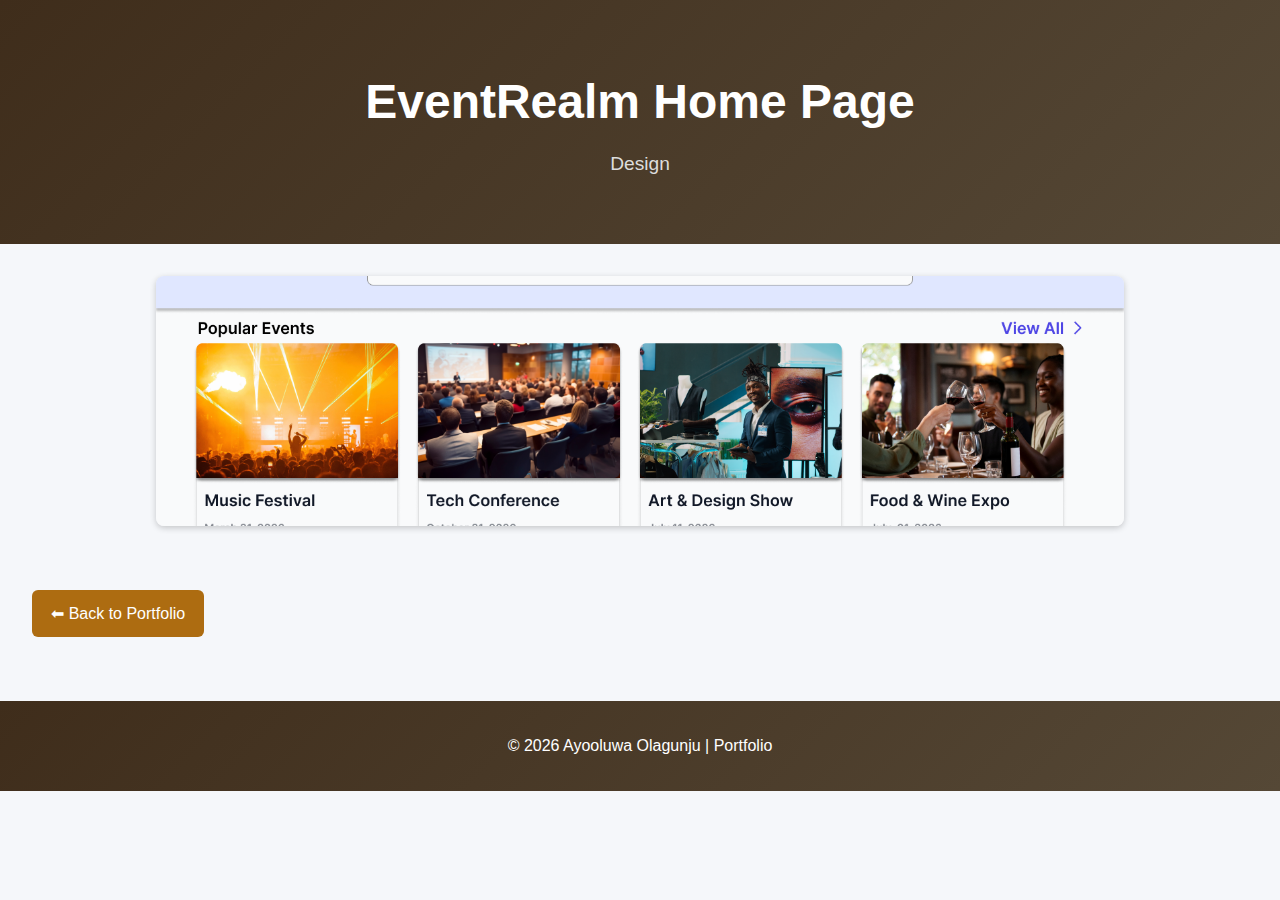
<file: eventrealm.html>
<!DOCTYPE html>
<html lang="en">
<head>
  <meta charset="UTF-8">
  <meta name="viewport" content="width=device-width, initial-scale=1.0">
  <title>EventRealm Home Page – Portfolio</title>
  <link rel="stylesheet" href="style.css">
</head>
<body>
  <header>
    <h1>EventRealm Home Page</h1>
    <p>Design</s></p>
  </header>

  <div class="Havencare-Gallery">
    <img src="Eventrealm/Event Ticketing Home Page.png" alt="EventRealm 1">
    

  </div>

  <!-- Lightbox container -->
  <div id="lightbox" class="lightbox">
    <span class="close">&times;</span>
    <span class="prev">&#10094;</span>
    <img class="lightbox-content" id="lightbox-img">
    <span class="next">&#10095;</span>
  </div>
  
  

  <a href="index.html" class="back-link">⬅ Back to Portfolio</a>

  <footer>
    <p>© 2026 Ayooluwa Olagunju | Portfolio</p>
  </footer>

  <script>
    const lightbox = document.getElementById("lightbox");
    const lightboxImg = document.getElementById("lightbox-img");
    const closeBtn = document.querySelector(".lightbox .close");
    const nextBtn = document.querySelector(".lightbox .next");
    const prevBtn = document.querySelector(".lightbox .prev");
    const galleryImages = document.querySelectorAll(".Havencare-Gallery img");

    let currentIndex = 0;

    // Open lightbox
    galleryImages.forEach((img, index) => {
      img.addEventListener("click", () => {
        lightbox.style.display = "flex";
        lightboxImg.src = img.src;
        currentIndex = index;
      });
    });

    // Close with X
    closeBtn.addEventListener("click", () => {
      lightbox.style.display = "none";
    });

    // Close when clicking outside image
    lightbox.addEventListener("click", (e) => {
      if (e.target === lightbox) {
        lightbox.style.display = "none";
      }
    });

    // Next button
    nextBtn.addEventListener("click", () => {
      currentIndex = (currentIndex + 1) % galleryImages.length;
      lightboxImg.src = galleryImages[currentIndex].src;
    });

    // Prev button
    prevBtn.addEventListener("click", () => {
      currentIndex = (currentIndex - 1 + galleryImages.length) % galleryImages.length;
      lightboxImg.src = galleryImages[currentIndex].src;
    });

    // Keyboard controls
    document.addEventListener("keydown", (e) => {
      if (lightbox.style.display === "flex") {
        if (e.key === "ArrowRight") {
          nextBtn.click();
        } else if (e.key === "ArrowLeft") {
          prevBtn.click();
        } else if (e.key === "Escape") {
          closeBtn.click();
        }
      }
    });
  </script>
</body>
</html>
</file>
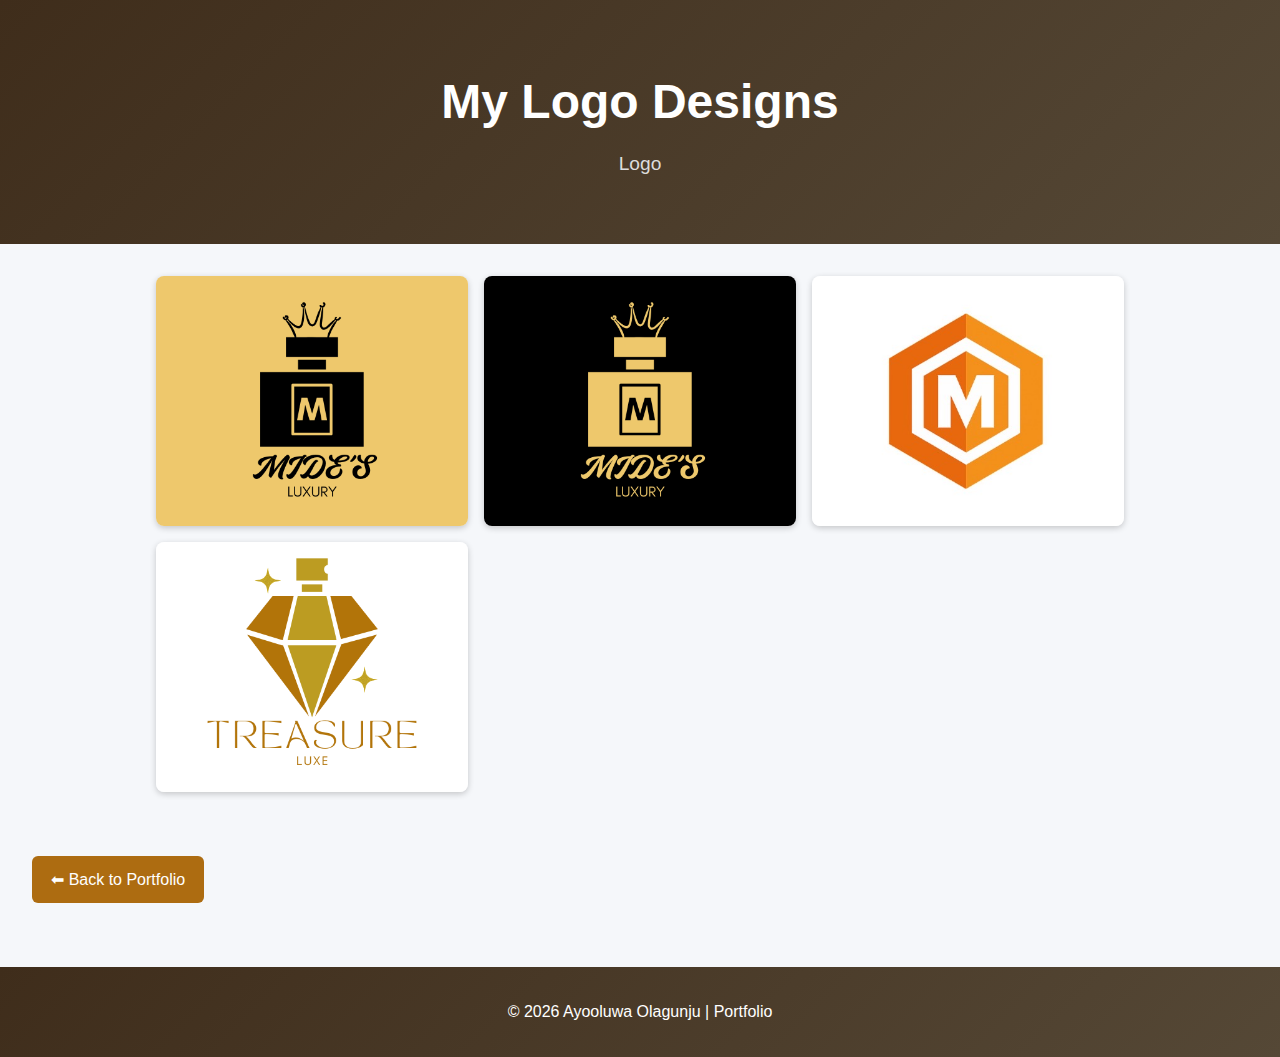
<file: logo.html>
<!DOCTYPE html>
<html lang="en">
<head>
  <meta charset="UTF-8">
  <meta name="viewport" content="width=device-width, initial-scale=1.0">
  <title>My Logo Designs– Portfolio</title>
  <link rel="stylesheet" href="style.css">
</head>
<body>
  <header>
    <h1>My Logo Designs</h1>
    <p>Logo</s></p>
  </header>

  <div class="Havencare-Gallery">
    <img src="Logo/1.png" alt="EventRealm 1">
    <img src="Logo/2.png" alt="EventRealm 1">
    <img src="Logo/3.JPG" alt="EventRealm 1">
    <img src="Logo/4.png" alt="EventRealm 1">
    

  </div>

  <!-- Lightbox container -->
  <div id="lightbox" class="lightbox">
    <span class="close">&times;</span>
    <span class="prev">&#10094;</span>
    <img class="lightbox-content" id="lightbox-img">
    <span class="next">&#10095;</span>
  </div>
  
  

  <a href="index.html" class="back-link">⬅ Back to Portfolio</a>

  <footer>
    <p>© 2026 Ayooluwa Olagunju | Portfolio</p>
  </footer>

  <script>
    const lightbox = document.getElementById("lightbox");
    const lightboxImg = document.getElementById("lightbox-img");
    const closeBtn = document.querySelector(".lightbox .close");
    const nextBtn = document.querySelector(".lightbox .next");
    const prevBtn = document.querySelector(".lightbox .prev");
    const galleryImages = document.querySelectorAll(".Havencare-Gallery img");

    let currentIndex = 0;

    // Open lightbox
    galleryImages.forEach((img, index) => {
      img.addEventListener("click", () => {
        lightbox.style.display = "flex";
        lightboxImg.src = img.src;
        currentIndex = index;
      });
    });

    // Close with X
    closeBtn.addEventListener("click", () => {
      lightbox.style.display = "none";
    });

    // Close when clicking outside image
    lightbox.addEventListener("click", (e) => {
      if (e.target === lightbox) {
        lightbox.style.display = "none";
      }
    });

    // Next button
    nextBtn.addEventListener("click", () => {
      currentIndex = (currentIndex + 1) % galleryImages.length;
      lightboxImg.src = galleryImages[currentIndex].src;
    });

    // Prev button
    prevBtn.addEventListener("click", () => {
      currentIndex = (currentIndex - 1 + galleryImages.length) % galleryImages.length;
      lightboxImg.src = galleryImages[currentIndex].src;
    });

    // Keyboard controls
    document.addEventListener("keydown", (e) => {
      if (lightbox.style.display === "flex") {
        if (e.key === "ArrowRight") {
          nextBtn.click();
        } else if (e.key === "ArrowLeft") {
          prevBtn.click();
        } else if (e.key === "Escape") {
          closeBtn.click();
        }
      }
    });
  </script>
</body>
</html>
</file>
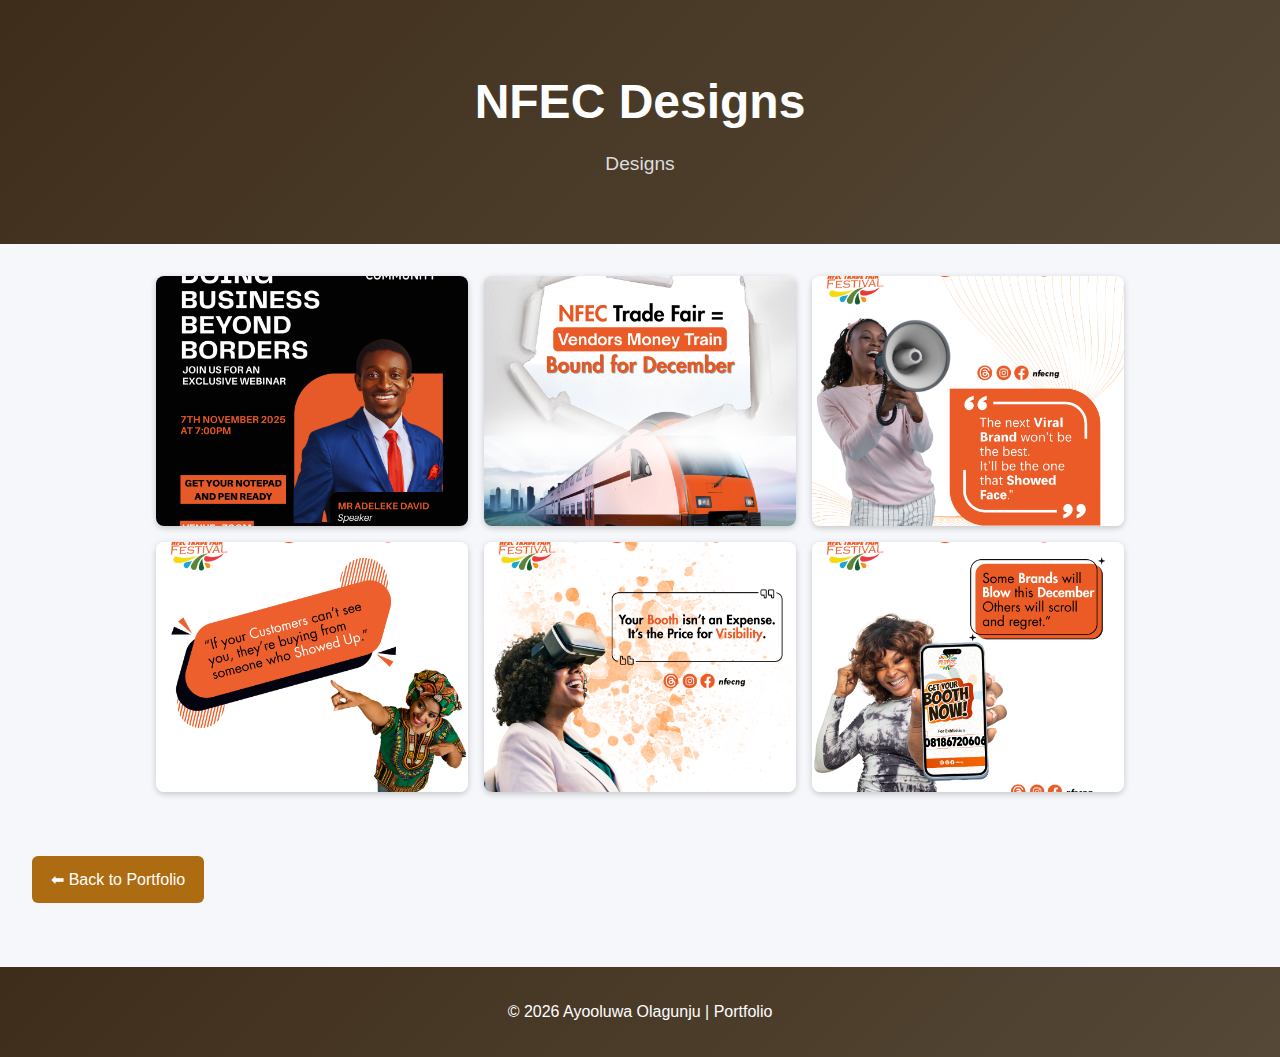
<file: nfec.html>
<!DOCTYPE html>
<html lang="en">
<head>
  <meta charset="UTF-8">
  <meta name="viewport" content="width=device-width, initial-scale=1.0">
  <title>NFEC Designs – Portfolio</title>
  <link rel="stylesheet" href="style.css">
</head>
<body>
  <header>
    <h1>NFEC Designs</h1>
    <p>Designs</p>
  </header>

  <div class="Havencare-Gallery">
    <img src="NFEC/1.png" alt="EventRealm 1">
    <img src="NFEC/2.png" alt="EventRealm 1">
    <img src="NFEC/3.png" alt="EventRealm 1">
    <img src="NFEC/4.png" alt="EventRealm 1">
    <img src="NFEC/5.png" alt="EventRealm 1">
    <img src="NFEC/7.png" alt="EventRealm 1">

  </div>

  <!-- Lightbox container -->
  <div id="lightbox" class="lightbox">
    <span class="close">&times;</span>
    <span class="prev">&#10094;</span>
    <img class="lightbox-content" id="lightbox-img">
    <span class="next">&#10095;</span>
  </div>
  
  

  <a href="index.html" class="back-link">⬅ Back to Portfolio</a>

  <footer>
    <p>© 2026 Ayooluwa Olagunju | Portfolio</p>
  </footer>

  <script>
    const lightbox = document.getElementById("lightbox");
    const lightboxImg = document.getElementById("lightbox-img");
    const closeBtn = document.querySelector(".lightbox .close");
    const nextBtn = document.querySelector(".lightbox .next");
    const prevBtn = document.querySelector(".lightbox .prev");
    const galleryImages = document.querySelectorAll(".Havencare-Gallery img");

    let currentIndex = 0;

    // Open lightbox
    galleryImages.forEach((img, index) => {
      img.addEventListener("click", () => {
        lightbox.style.display = "flex";
        lightboxImg.src = img.src;
        currentIndex = index;
      });
    });

    // Close with X
    closeBtn.addEventListener("click", () => {
      lightbox.style.display = "none";
    });

    // Close when clicking outside image
    lightbox.addEventListener("click", (e) => {
      if (e.target === lightbox) {
        lightbox.style.display = "none";
      }
    });

    // Next button
    nextBtn.addEventListener("click", () => {
      currentIndex = (currentIndex + 1) % galleryImages.length;
      lightboxImg.src = galleryImages[currentIndex].src;
    });

    // Prev button
    prevBtn.addEventListener("click", () => {
      currentIndex = (currentIndex - 1 + galleryImages.length) % galleryImages.length;
      lightboxImg.src = galleryImages[currentIndex].src;
    });

    // Keyboard controls
    document.addEventListener("keydown", (e) => {
      if (lightbox.style.display === "flex") {
        if (e.key === "ArrowRight") {
          nextBtn.click();
        } else if (e.key === "ArrowLeft") {
          prevBtn.click();
        } else if (e.key === "Escape") {
          closeBtn.click();
        }
      }
    });
  </script>
</body>
</html>
</file>
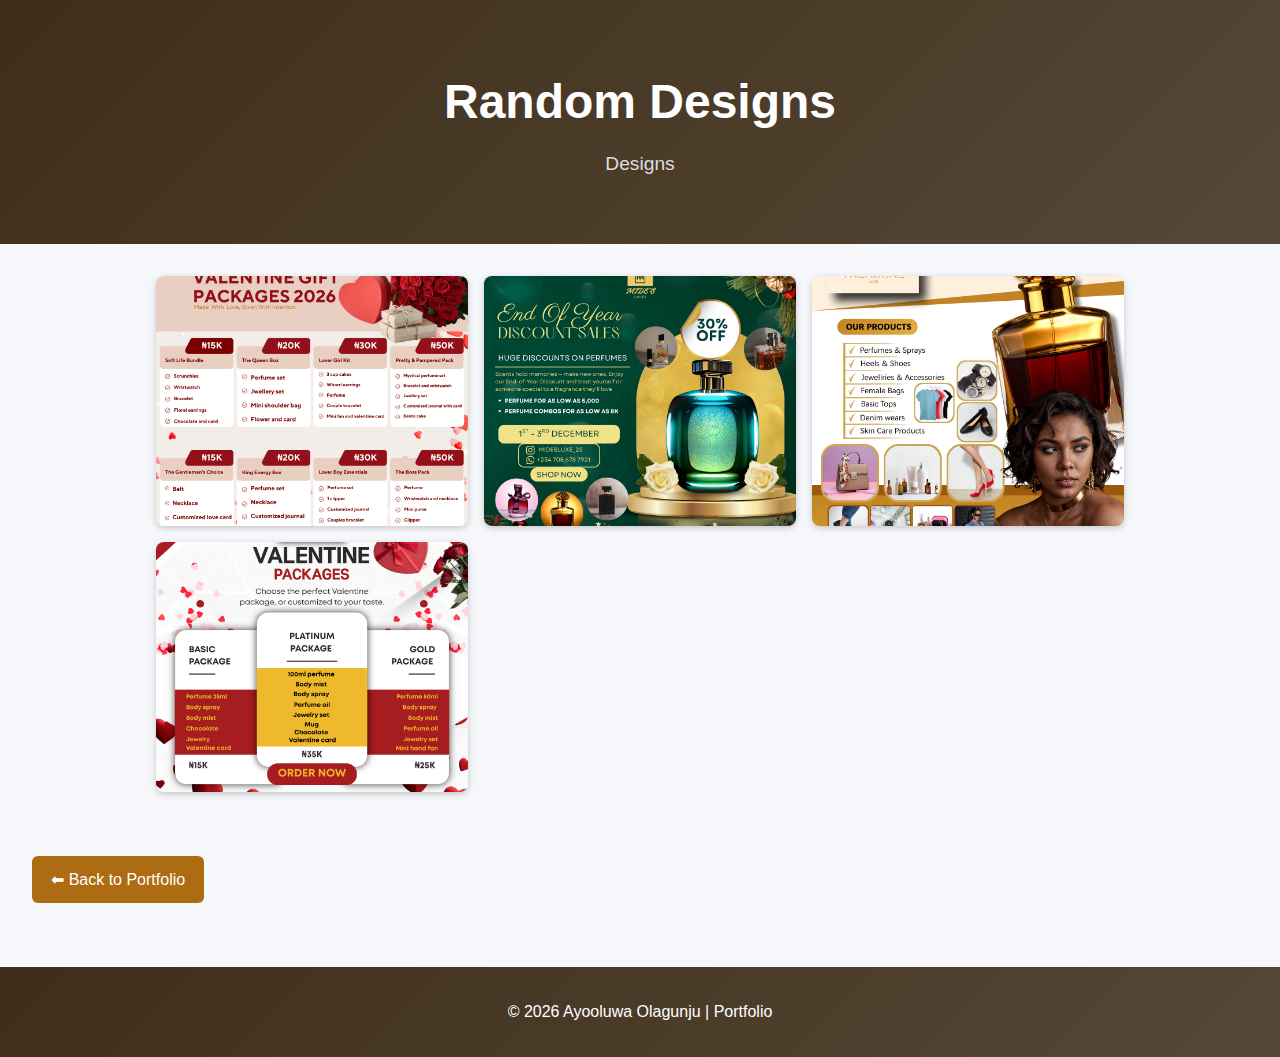
<file: random.html>
<!DOCTYPE html>
<html lang="en">
<head>
  <meta charset="UTF-8">
  <meta name="viewport" content="width=device-width, initial-scale=1.0">
  <title>Random Designs – Portfolio</title>
  <link rel="stylesheet" href="style.css">
</head>
<body>
  <header>
    <h1> Random Designs</h1>
    <p>Designs</p>
  </header>

  <div class="Havencare-Gallery">
    <img src="Ramdoms/random1.png" alt="EventRealm 1">
    <img src="Ramdoms/random2.png" alt="EventRealm 1">
    <img src="Ramdoms/random3.png" alt="EventRealm 1">
    <img src="Ramdoms/random4.png" alt="EventRealm 1">

  </div>

  <!-- Lightbox container -->
  <div id="lightbox" class="lightbox">
    <span class="close">&times;</span>
    <span class="prev">&#10094;</span>
    <img class="lightbox-content" id="lightbox-img">
    <span class="next">&#10095;</span>
  </div>
  
  

  <a href="index.html" class="back-link">⬅ Back to Portfolio</a>

  <footer>
    <p>© 2026 Ayooluwa Olagunju | Portfolio</p>
  </footer>

  <script>
    const lightbox = document.getElementById("lightbox");
    const lightboxImg = document.getElementById("lightbox-img");
    const closeBtn = document.querySelector(".lightbox .close");
    const nextBtn = document.querySelector(".lightbox .next");
    const prevBtn = document.querySelector(".lightbox .prev");
    const galleryImages = document.querySelectorAll(".Havencare-Gallery img");

    let currentIndex = 0;

    // Open lightbox
    galleryImages.forEach((img, index) => {
      img.addEventListener("click", () => {
        lightbox.style.display = "flex";
        lightboxImg.src = img.src;
        currentIndex = index;
      });
    });

    // Close with X
    closeBtn.addEventListener("click", () => {
      lightbox.style.display = "none";
    });

    // Close when clicking outside image
    lightbox.addEventListener("click", (e) => {
      if (e.target === lightbox) {
        lightbox.style.display = "none";
      }
    });

    // Next button
    nextBtn.addEventListener("click", () => {
      currentIndex = (currentIndex + 1) % galleryImages.length;
      lightboxImg.src = galleryImages[currentIndex].src;
    });

    // Prev button
    prevBtn.addEventListener("click", () => {
      currentIndex = (currentIndex - 1 + galleryImages.length) % galleryImages.length;
      lightboxImg.src = galleryImages[currentIndex].src;
    });

    // Keyboard controls
    document.addEventListener("keydown", (e) => {
      if (lightbox.style.display === "flex") {
        if (e.key === "ArrowRight") {
          nextBtn.click();
        } else if (e.key === "ArrowLeft") {
          prevBtn.click();
        } else if (e.key === "Escape") {
          closeBtn.click();
        }
      }
    });
  </script>
</body>
</html>
</file>
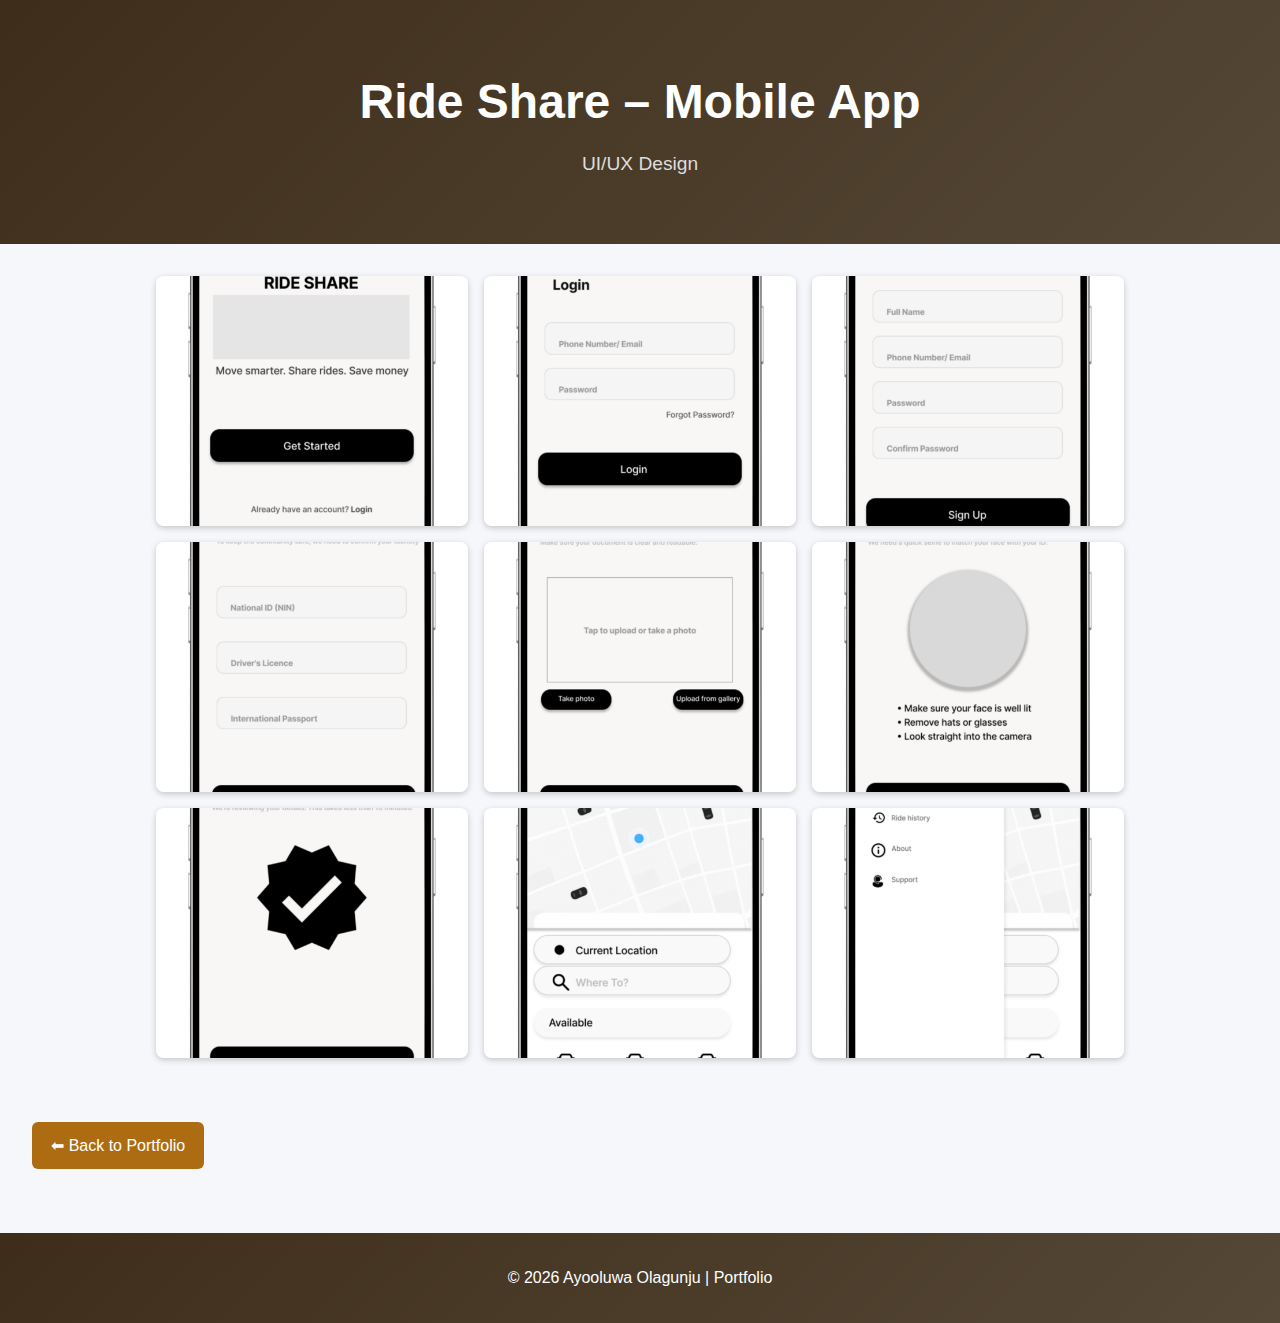
<file: rideshare.html>
<!DOCTYPE html>
<html lang="en">
<head>
  <meta charset="UTF-8">
  <meta name="viewport" content="width=device-width, initial-scale=1.0">
  <title>Ride Share– Mobile App | Portfolio</title>
  <link rel="stylesheet" href="style.css">
</head>
<body>
  <header>
    <h1> Ride Share – Mobile App</h1>
    <p>UI/UX Design</p>
  </header>

  <!-- Gallery -->
  <div class="gallery">
      <img src="Ride Share presentation/1.png" alt="rideshare 1">
      <img src="Ride Share presentation/2.png" alt="rideshare 2">
      <img src="Ride Share presentation/3.png" alt="rideshare 3">
      <img src="Ride Share presentation/4.png" alt="rideshare 4">
      <img src="Ride Share presentation/5.png" alt="rideshare 5">
      <img src="Ride Share presentation/6.png" alt="rideshare 6">
      <img src="Ride Share presentation/7.png" alt="rideshare 7">
      <img src="Ride Share presentation/8.png" alt="rideshare 8">
      <img src="Ride Share presentation/9.png" alt="rideshare 9">
  </div>

  <!-- Lightbox -->
  <div id="lightbox" class="lightbox">
    <span class="close">&times;</span>
    <span class="prev">&#10094;</span>
    <img class="lightbox-content" id="lightbox-img">
    <span class="next">&#10095;</span>
  </div>

  <a href="index.html" class="back-link">⬅ Back to Portfolio</a>

  <footer>
    <p>© 2026 Ayooluwa Olagunju | Portfolio</p>
  </footer>

  <script>
    const lightbox = document.getElementById("lightbox");
    const lightboxImg = document.getElementById("lightbox-img");
    const closeBtn = document.querySelector(".lightbox .close");
    const nextBtn = document.querySelector(".lightbox .next");
    const prevBtn = document.querySelector(".lightbox .prev");
    const galleryImages = document.querySelectorAll(".gallery img");

    let currentIndex = 0;

    // Open lightbox
    galleryImages.forEach((img, index) => {
      img.addEventListener("click", () => {
        lightbox.style.display = "flex";
        lightboxImg.src = img.src;
        currentIndex = index;
      });
    });

    // Close
    closeBtn.addEventListener("click", () => {
      lightbox.style.display = "none";
    });

    // Background click
    lightbox.addEventListener("click", (e) => {
      if (e.target === lightbox) {
        lightbox.style.display = "none";
      }
    });

    // Next
    nextBtn.addEventListener("click", () => {
      currentIndex = (currentIndex + 1) % galleryImages.length;
      lightboxImg.src = galleryImages[currentIndex].src;
    });

    // Prev
    prevBtn.addEventListener("click", () => {
      currentIndex = (currentIndex - 1 + galleryImages.length) % galleryImages.length;
      lightboxImg.src = galleryImages[currentIndex].src;
    });

    // Keyboard controls
    document.addEventListener("keydown", (e) => {
      if (lightbox.style.display === "flex") {
        if (e.key === "ArrowRight") nextBtn.click();
        if (e.key === "ArrowLeft") prevBtn.click();
        if (e.key === "Escape") closeBtn.click();
      }
    });
  </script>
</body>
</html>
</file>
<file: style.css>
/* ---------- Global Styles ---------- */
* {
    margin: 0;
    padding: 0;
    box-sizing: border-box;
    font-family: 'Segoe UI', Tahoma, Geneva, Verdana, sans-serif;
  }
  
  body {
    background: #f5f7fa;
    color: #333;
    line-height: 1.6;
  }
  
  a {
    color: #ff9900;
    text-decoration: none;
  }
  a:hover {
    text-decoration: underline;
  }
  
  /* ---------- Header ---------- */
  header {
    background: linear-gradient(135deg, #3f2d1b, #554836);
    color: #fff;
    text-align: center;
    padding: 4rem 2rem;
  }
  header h1 {
    font-size: 3rem;
    margin-bottom: 0.5rem;
  }
  header p {
    font-size: 1.2rem;
    color: #ddd;
  }
  .cta-btn {
    margin-top: 1.5rem;
    display: inline-block;
    background: #ffaa00;
    color: #fff;
    padding: 0.8rem 1.5rem;
    border-radius: 6px;
    transition: 0.3s;
  }
  .cta-btn:hover {
    background: #cc8500;
  }
  
  /* ---------- Section ---------- */
  section {
    width: 100%;
    max-width: 1200px;   /* limit so it doesn’t stretch too wide */
    margin: 3rem auto;   /* keeps it centered */
    padding: 2rem;       /* nice space inside */
    background: #f9f9f9;
    border-radius: 8px;
    line-height: 1.6;
    text-align: left;
  }  
  
  section p {
    margin: 0;
  }

  h2 {
    margin-bottom: 1.2rem;
    font-size: 2rem;
    border-bottom: 3px solid #ff9d00;
    display: inline-block;
    padding-bottom: 0.3rem;
  }
  
  /* ---------- Skills, Projects, Education, Experience ---------- */
  .skills, .projects, .education-grid, .experience-grid {
    display: grid;
    grid-template-columns: repeat(auto-fit, minmax(280px, 1fr));
    gap: 1.5rem;
  }
  .card {
    background: #fff;
    padding: 1.5rem;
    border-radius: 10px;
    box-shadow: 0 2px 6px rgba(0,0,0,0.1);
    transition: transform 0.3s, box-shadow 0.3s;
  }
  .card:hover {
    transform: translateY(-5px);
    box-shadow: 0 4px 12px rgba(0,0,0,0.15);
  }
  
  /* ---------- Projects ---------- */
  .project-img {
    width: 100%;
    height: 160px;          /* fixed preview height */
    overflow: hidden;       /* crops overflow */
    border-radius: 8px;
    margin-bottom: 0.8rem;
    display: flex;
    align-items: center;
    justify-content: center;
  }
  
  .project-img img {
    width: 100%;            /* scale with card width */
    height: 100%;           /* fill the container height */
    object-fit: cover;      /* crop nicely, no distortion */
    display: block;
  }
  
   
  /* ---------- Contact ---------- */
  .contact-info p {
    margin: 0.3rem 0;
    font-size: 1rem;
  }
  
  /* ---------- Footer ---------- */
  footer {
    background: linear-gradient(135deg, #3f2d1b, #554836);
    color: white;
    text-align: center;
    padding: 2rem;
    margin-top: 2rem;
  }
  
  .Havencare-Gallery {
    display: grid;
    grid-template-columns: repeat(auto-fit, minmax(250px, 1fr));
    gap: 1rem;
    margin: 2rem auto;
    max-width: 1000px;
    padding: 0 1rem;
  }
  
  .Havencare-Gallery img {
    width: 100%;
    height: 250px;       /* fixed preview height (adjust as you like) */
    object-fit: cover;   /* crop nicely instead of stretching */
    border-radius: 8px;
    box-shadow: 0 2px 6px rgba(0,0,0,0.2);
    cursor: pointer;
    transition: transform 0.3s;
  }
  
  .Havencare-Gallery img:hover {
    transform: scale(1.03);
  }

  .hero-content {
    display: flex;
    flex-direction: column; 
    align-items: center;    
    text-align: center;
    gap: 1rem;
  }
  
  .profile-pic {
    width: 150px;           
    height: 150px;
    border-radius: 50%;      
    object-fit: cover;        
    border: 4px solid #c3dfff; 
    box-shadow: 0 4px 12px rgba(0,0,0,0.15);
  }
  
  .back-link {
    display: inline-block;
    margin: 2rem;
    padding: 0.7rem 1.2rem;
    background: #ad6c11;
    color: #fff;
    text-decoration: none;
    border-radius: 6px;
    transition: background 0.3s;
  }
  .back-link:hover {
    background: #ff8400;
  }
  
  /* For galleries with figure + figcaption (Upfront Access) */
.gallery {
  display: grid;
  grid-template-columns: repeat(auto-fit, minmax(250px, 1fr));
  gap: 1rem;
  margin: 2rem auto;
  max-width: 1000px;
  padding: 0 1rem;
}

.gallery figure {
  margin: 0; 
  display: flex;
  flex-direction: column;
  align-items: center;
}

.gallery img {
  width: 100%;
  height: 250px;         /* uniform height like Havencare */
  object-fit: cover;     /* crop to fit without stretching */
  border-radius: 8px;
  box-shadow: 0 2px 6px rgba(0,0,0,0.2);
  cursor: pointer;
  transition: transform 0.3s;
}

.gallery img:hover {
  transform: scale(1.03);
}

.gallery figcaption {
  margin-top: 0.5rem;
  font-size: 0.9rem;
  color: #555;
  text-align: center;
}


/* Lightbox container */
.lightbox {
  display: none; 
  position: fixed;
  z-index: 9999;
  top: 0; left: 0;
  width: 100%; height: 100%;
  background: rgba(0,0,0,0.9);

  display: flex;               /* center the image */
  align-items: center;
  justify-content: center;
  flex-direction: column;

  position: fixed;
}

/* Make the lightbox a positioning context */
/* Lightbox container */
.lightbox {
  display: none;              /* hidden by default */
  position: fixed;
  z-index: 9999;
  top: 0; 
  left: 0;
  width: 100%; 
  height: 100%;
  background: rgba(0,0,0,0.9);

  /* don't force flex here, let JS add it */
  align-items: center;
  justify-content: center;
  flex-direction: column;
}


/* Lightbox image */
.lightbox-content {
  max-width: 90%;
  max-height: 90%;
  border-radius: 10px;
}

/* Close button */
.lightbox .close {
  position: absolute;
  top: 20px;
  right: 30px;
  font-size: 40px;
  font-weight: bold;
  color: #fff;
  cursor: pointer;
  z-index: 10001;
}

/* Navigation arrows */
.lightbox .prev,
.lightbox .next {
  position: absolute;
  top: 50%;
  transform: translateY(-50%);
  font-size: 50px;
  font-weight: bold;
  color: #fff;
  cursor: pointer;
  padding: 10px;
  user-select: none;
  transition: 0.3s;
  z-index: 10001;
  background: rgba(0, 0, 0, 0.4);
  border-radius: 50%;
}

.lightbox .prev { left: 30px; }
.lightbox .next { right: 30px; }

.lightbox .prev:hover,
.lightbox .next:hover {
  color: #0077ff;
  background: rgba(0, 0, 0, 0.7);
}
</file>
